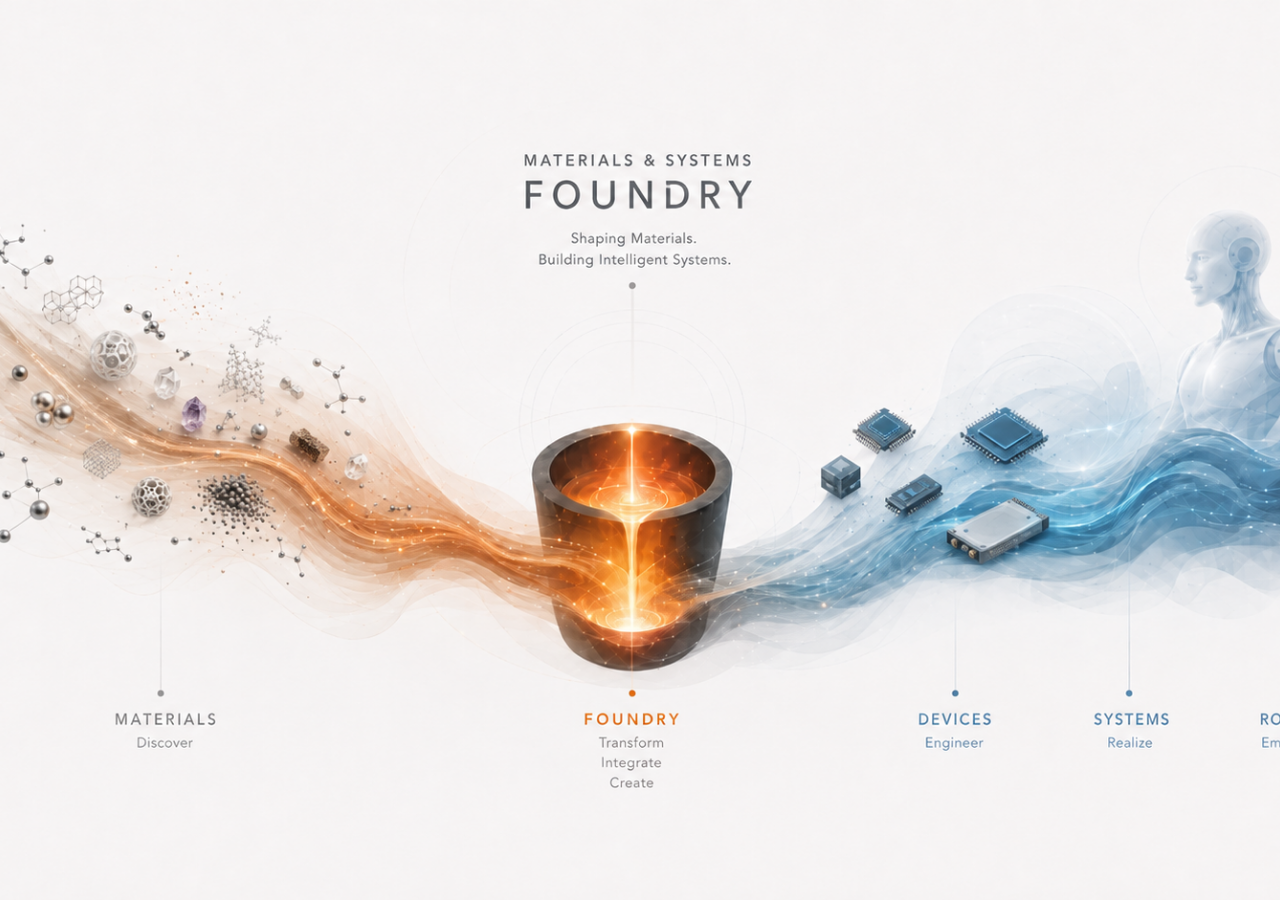
<file: index.html>
<!doctype html>
<html lang="en">
<head>
  <meta charset="UTF-8">
  <meta name="viewport" content="width=device-width, initial-scale=1.0">
  <meta name="description" content="Materials & Systems Foundry Group">
  <title>MSF | Materials & Systems Foundry</title>
  <link rel="stylesheet" href="styles.css?v=19">
</head>
<body class="landing-page">
  <main class="landing" aria-label="Materials and Systems Foundry introduction">
    <a class="landing-link" href="home.html" aria-label="Enter the Materials and Systems Foundry website">
      <img src="assets/landing.png" alt="Materials flowing through a foundry into intelligent robotic systems" class="landing-art">
      <span class="landing-actions"><span class="enter-site">Enter the Foundry <span aria-hidden="true">&#8594;</span></span></span>
    </a>
  </main>
</body>
</html>
</file>
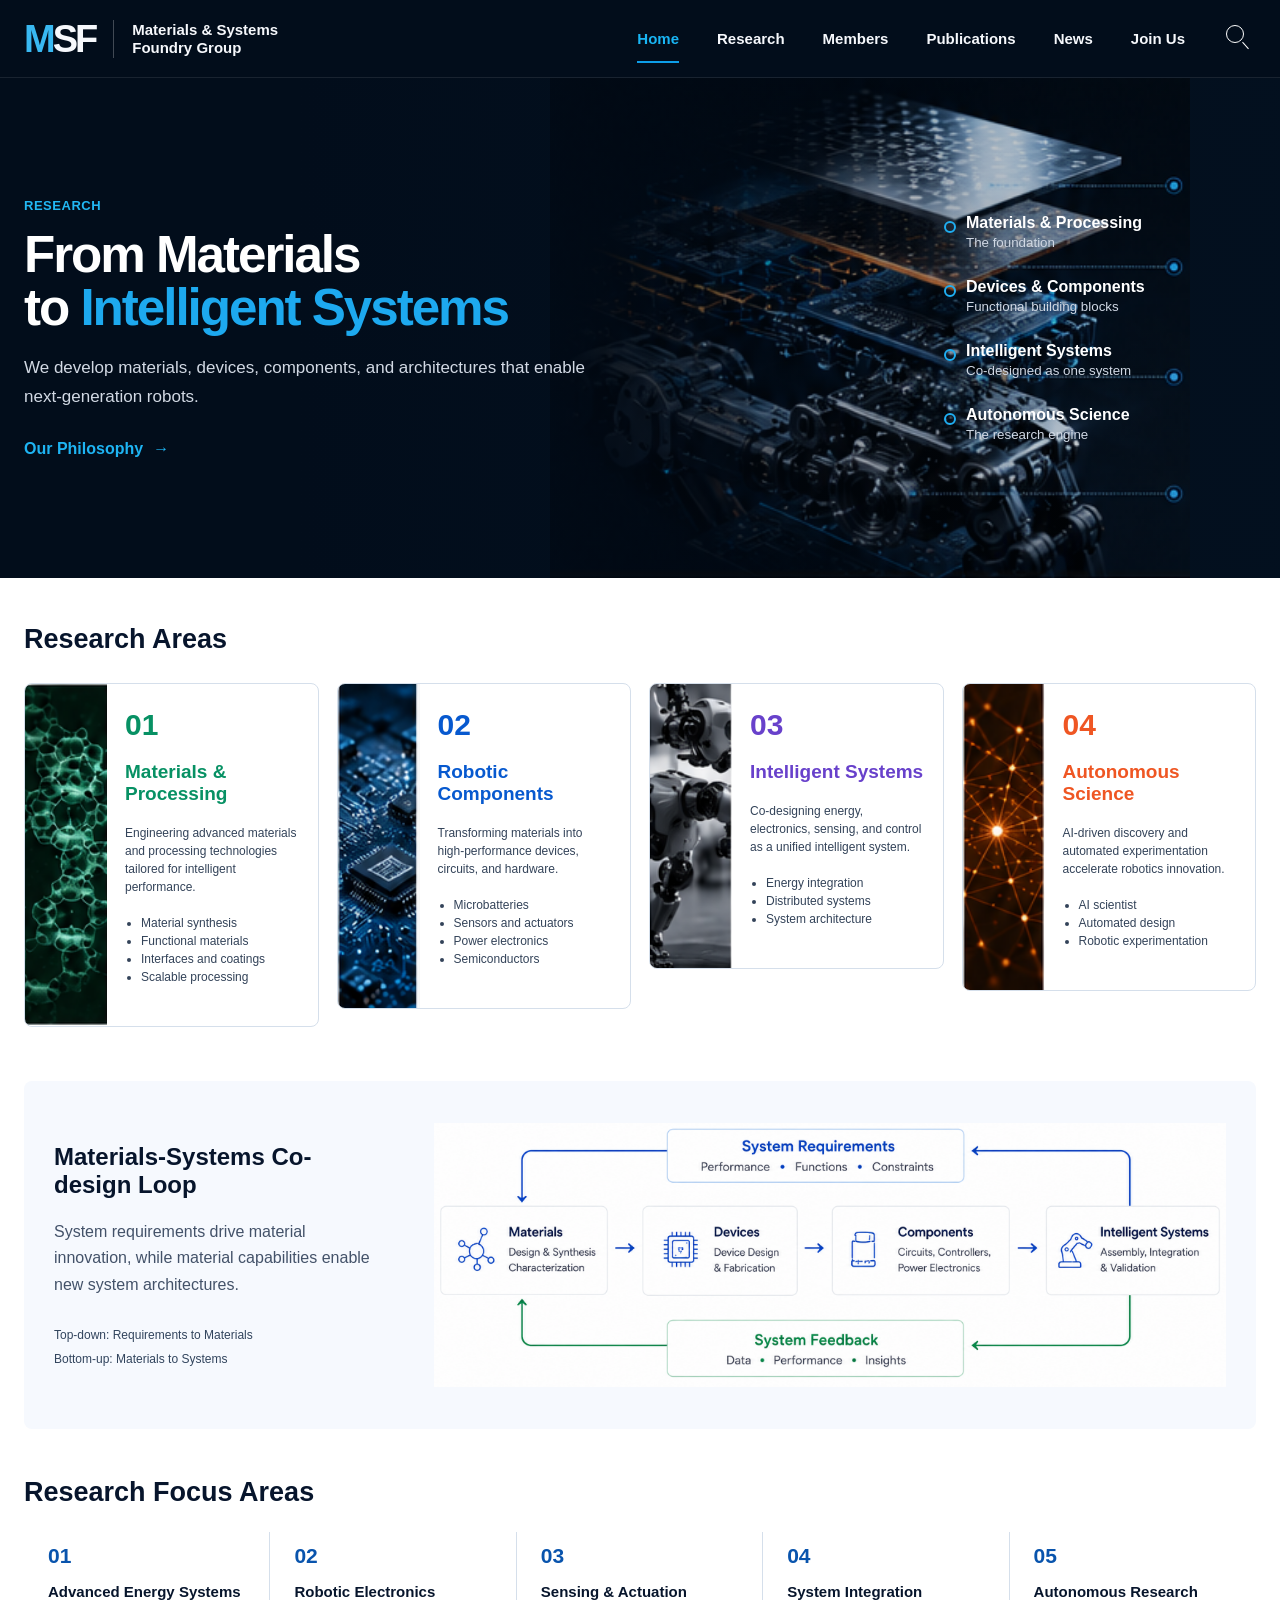
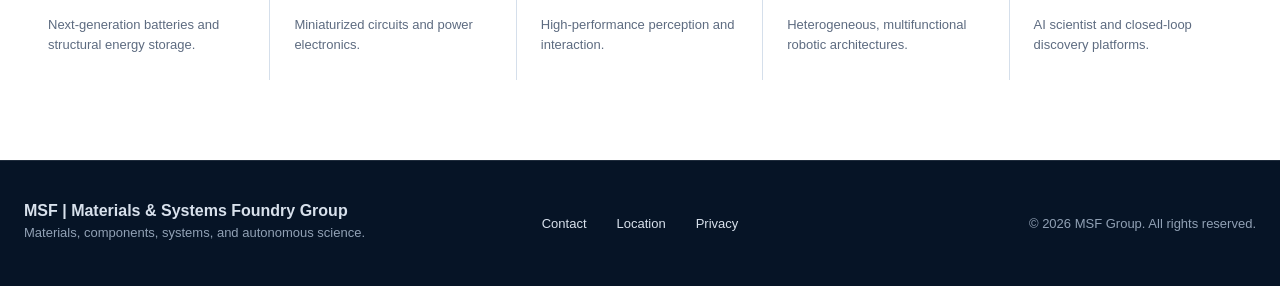
<file: home.html>
<!doctype html>
<html lang="en">
<head>
  <meta charset="UTF-8">
  <meta name="viewport" content="width=device-width, initial-scale=1.0">
  <meta name="description" content="MSF research from materials to robotic systems">
  <title>MSF | Research Overview</title>
  <link rel="stylesheet" href="styles.css?v=19">
  <script src="app.js?v=12" defer></script>
</head>
<body data-page="about">
  <header data-site-header></header>
  <main>
    <section class="hero home-hero">
      <div class="hero-reference" aria-hidden="true"><img src="assets/home-hero-original.png" alt=""></div>
      <div class="site-container hero-inner">
        <div class="hero-copy">
          <p class="eyebrow">Research</p>
          <h1>From Materials<br>to <span>Intelligent Systems</span></h1>
          <p>We develop materials, devices, components, and architectures that enable next-generation robots.</p>
          <a class="text-link" href="research.html">Our Philosophy <span aria-hidden="true">&#8594;</span></a>
        </div>
        <ol class="hero-chain" aria-label="Research chain">
          <li><b>Materials &amp; Processing</b><small>The foundation</small></li>
          <li><b>Devices &amp; Components</b><small>Functional building blocks</small></li>
          <li><b>Intelligent Systems</b><small>Co-designed as one system</small></li>
          <li><b>Autonomous Science</b><small>The research engine</small></li>
        </ol>
      </div>
    </section>

    <section class="light-section">
      <div class="site-container section-space">
        <div class="section-heading"><h2>Research Areas</h2></div>
        <div class="pillar-grid">
          <article class="pillar-card green"><div class="pillar-photo"><img src="assets/pillar-materials-original.png" alt="Microscopic material structure"></div><div><b class="number">01</b><h3>Materials &amp; Processing</h3><p>Engineering advanced materials and processing technologies tailored for intelligent performance.</p><ul><li>Material synthesis</li><li>Functional materials</li><li>Interfaces and coatings</li><li>Scalable processing</li></ul></div></article>
          <article class="pillar-card blue"><div class="pillar-photo"><img src="assets/pillar-components-original.png" alt="Electronic robotic components"></div><div><b class="number">02</b><h3>Robotic Components</h3><p>Transforming materials into high-performance devices, circuits, and hardware.</p><ul><li>Microbatteries</li><li>Sensors and actuators</li><li>Power electronics</li><li>Semiconductors</li></ul></div></article>
          <article class="pillar-card violet"><div class="pillar-photo"><img src="assets/pillar-systems-original.png" alt="Integrated intelligent platform"></div><div><b class="number">03</b><h3>Intelligent Systems</h3><p>Co-designing energy, electronics, sensing, and control as a unified intelligent system.</p><ul><li>Energy integration</li><li>Distributed systems</li><li>System architecture</li></ul></div></article>
          <article class="pillar-card orange"><div class="pillar-photo"><img src="assets/pillar-autonomy-original.png" alt="Autonomous science network"></div><div><b class="number">04</b><h3>Autonomous Science</h3><p>AI-driven discovery and automated experimentation accelerate robotics innovation.</p><ul><li>AI scientist</li><li>Automated design</li><li>Robotic experimentation</li></ul></div></article>
        </div>

        <section class="loop-panel" aria-labelledby="loop-title">
          <div><h2 id="loop-title">Materials-Systems Co-design Loop</h2><p>System requirements drive material innovation, while material capabilities enable new system architectures.</p><div class="legend"><span>Top-down: Requirements to Materials</span><span>Bottom-up: Materials to Systems</span></div></div>
          <figure class="loop-diagram-image">
            <img src="assets/home-codesign-loop-hd.png" alt="Materials, devices, components, and intelligent systems connected by system requirements and feedback arrows">
          </figure>
        </section>

        <section class="focus-section"><h2>Research Focus Areas</h2><div class="focus-grid"><article><i>01</i><h3>Advanced Energy Systems</h3><p>Next-generation batteries and structural energy storage.</p></article><article><i>02</i><h3>Robotic Electronics</h3><p>Miniaturized circuits and power electronics.</p></article><article><i>03</i><h3>Sensing &amp; Actuation</h3><p>High-performance perception and interaction.</p></article><article><i>04</i><h3>System Integration</h3><p>Heterogeneous, multifunctional robotic architectures.</p></article><article><i>05</i><h3>Autonomous Research</h3><p>AI scientist and closed-loop discovery platforms.</p></article></div></section>
      </div>
    </section>
  </main>
  <footer data-site-footer></footer>
</body>
</html>
</file>
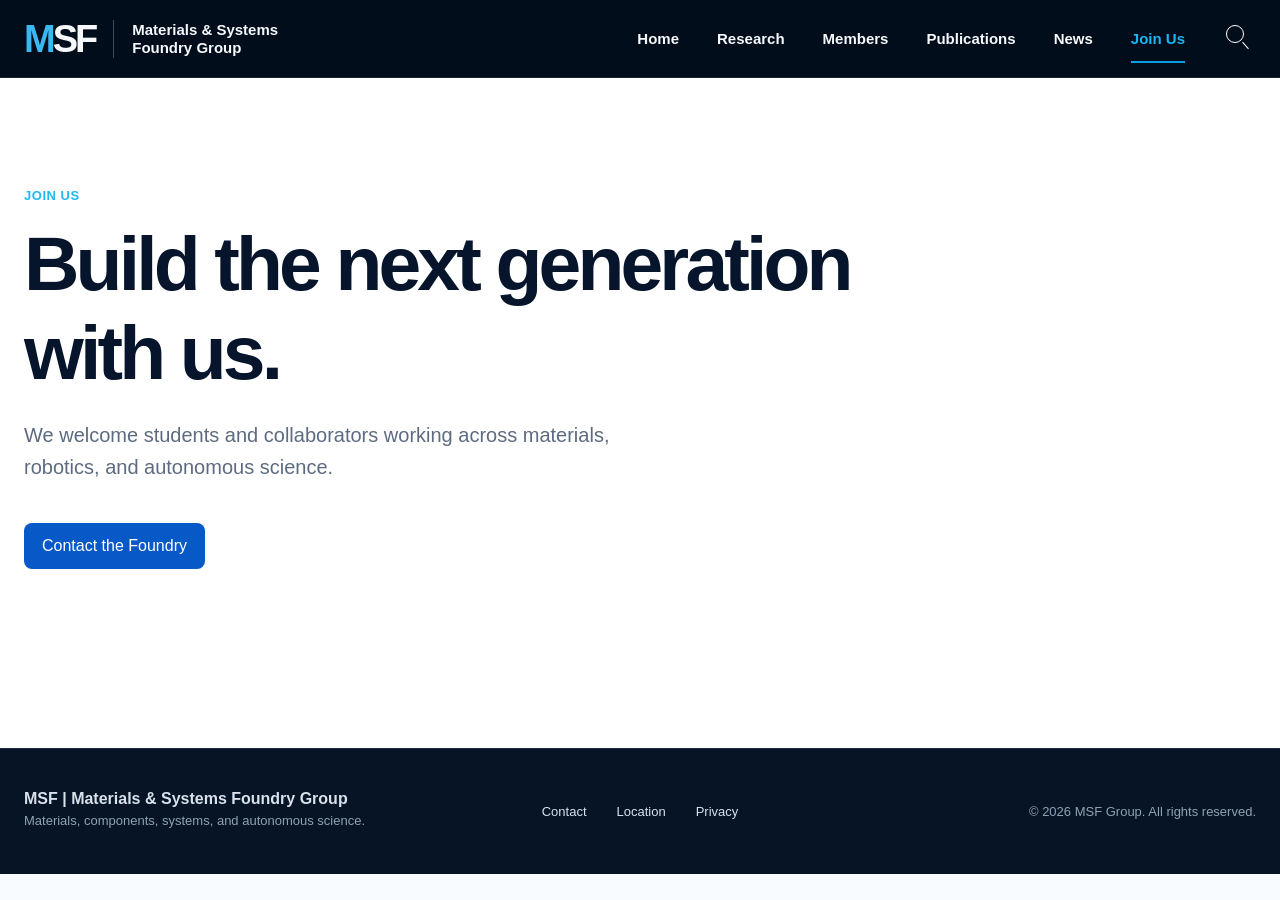
<file: join.html>
<!doctype html><html lang="en"><head><meta charset="UTF-8"><meta name="viewport" content="width=device-width, initial-scale=1.0"><title>MSF | Join Us</title><link rel="stylesheet" href="styles.css?v=19"><script src="app.js?v=12" defer></script></head><body data-page="join"><header data-site-header></header><main class="light-section"><div class="site-container simple-page"><p class="eyebrow">Join Us</p><h1>Build the next generation with us.</h1><p>We welcome students and collaborators working across materials, robotics, and autonomous science.</p><a class="primary-button" href="mailto:foundry@example.edu">Contact the Foundry</a></div></main><footer data-site-footer></footer></body></html>
</file>
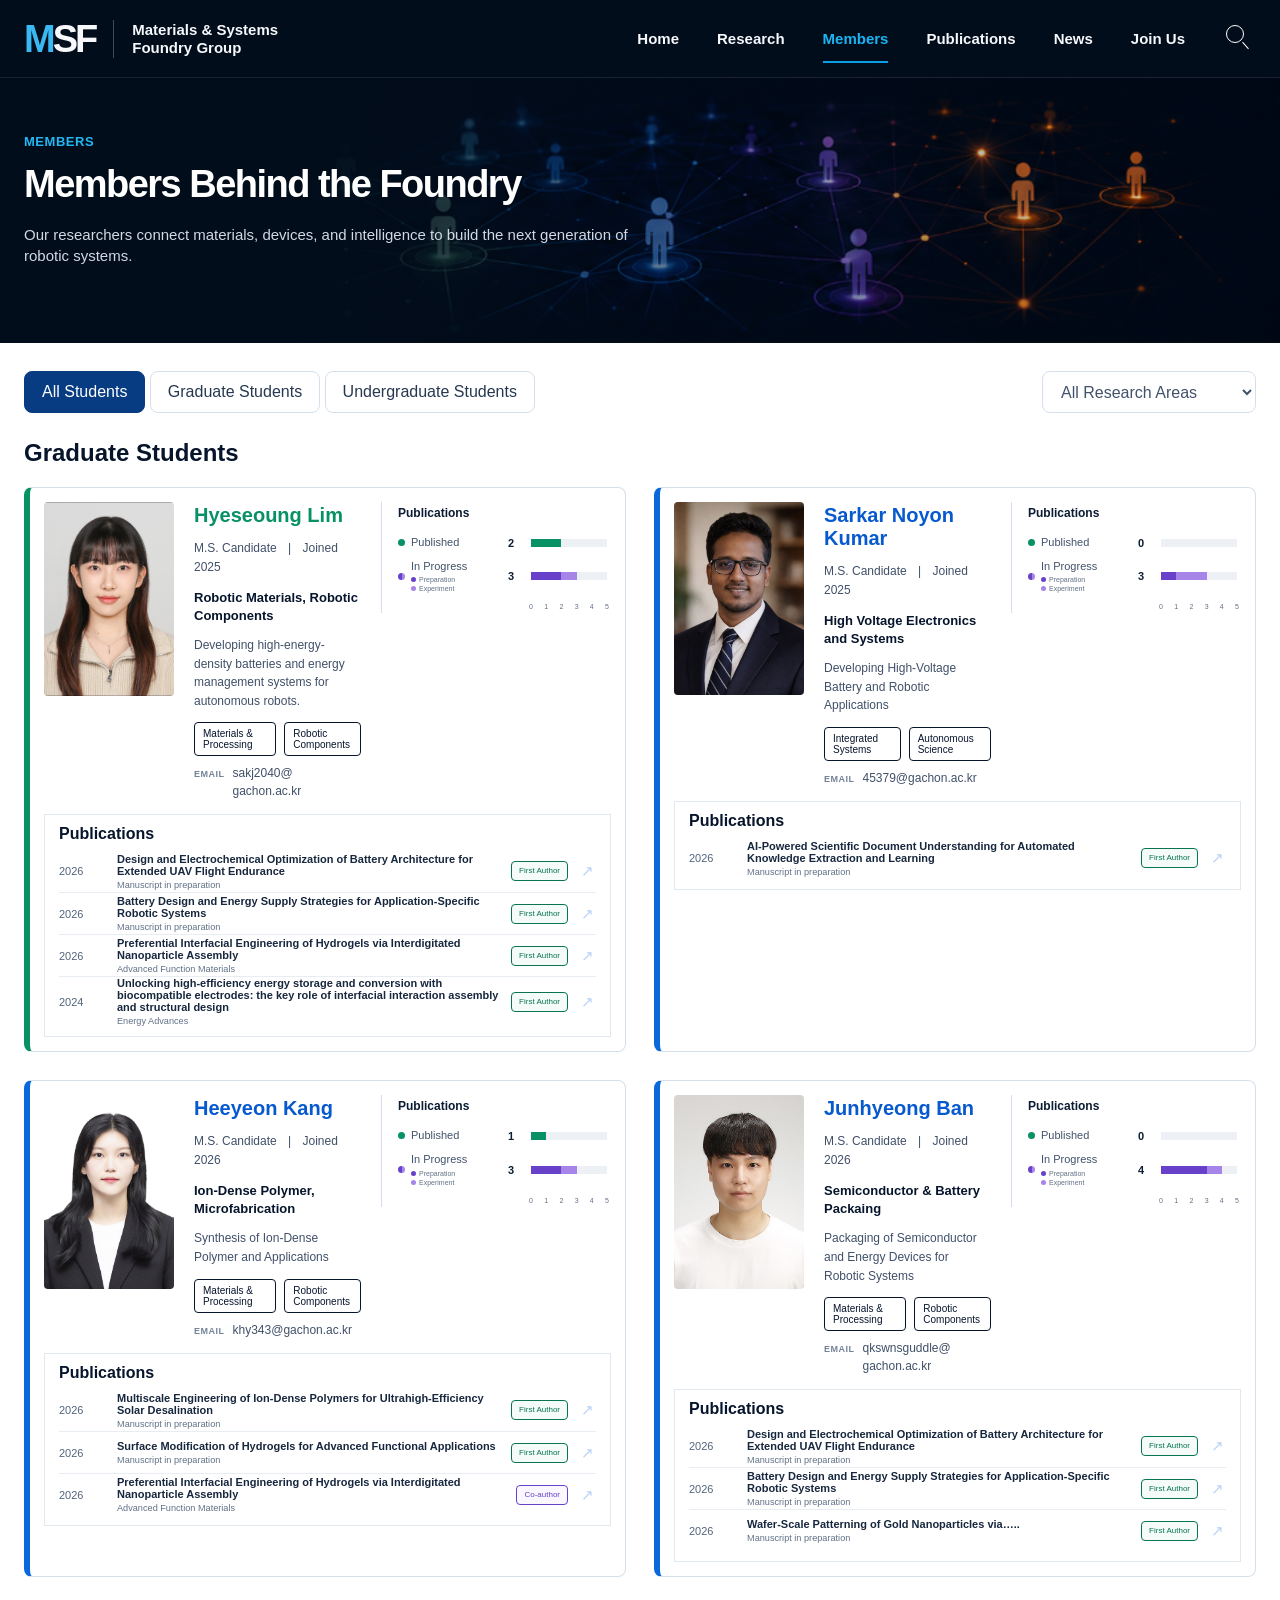
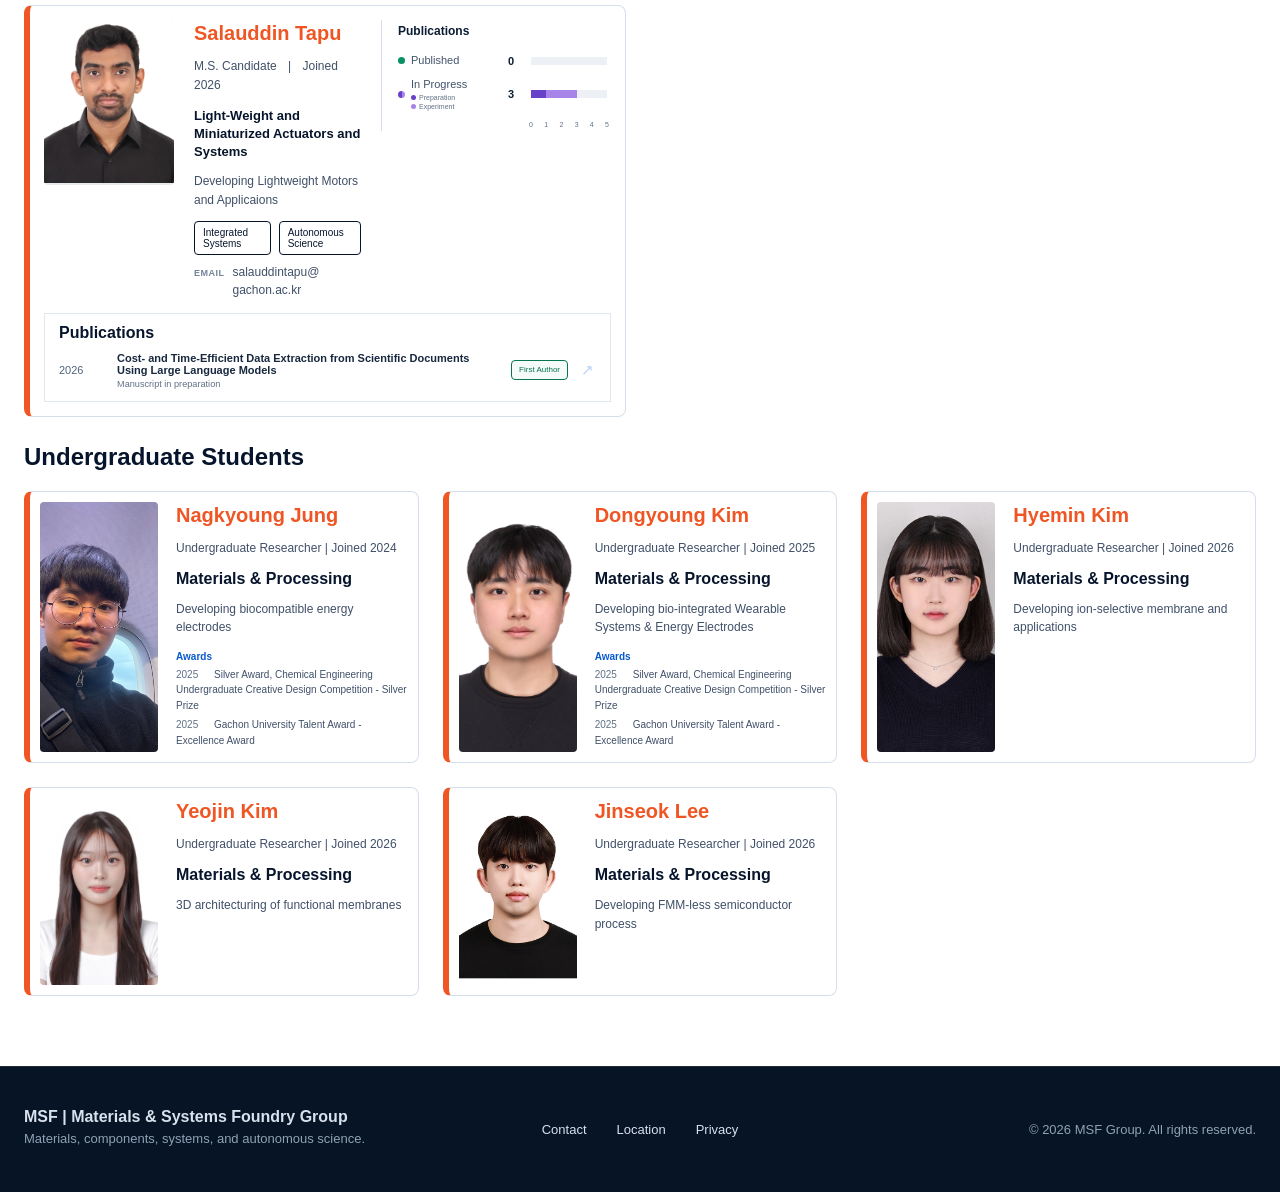
<file: member.html>
<!doctype html>
<html lang="en">
<head>
  <meta charset="UTF-8">
  <meta name="viewport" content="width=device-width, initial-scale=1.0">
  <meta http-equiv="refresh" content="0; url=members.html">
  <title>MSF | Members</title>
  <script>location.replace(`members.html${location.search}${location.hash}`);</script>
</head>
<body>
  <p>This page has moved to <a href="members.html">Members</a>.</p>
</body>
</html>
</file>
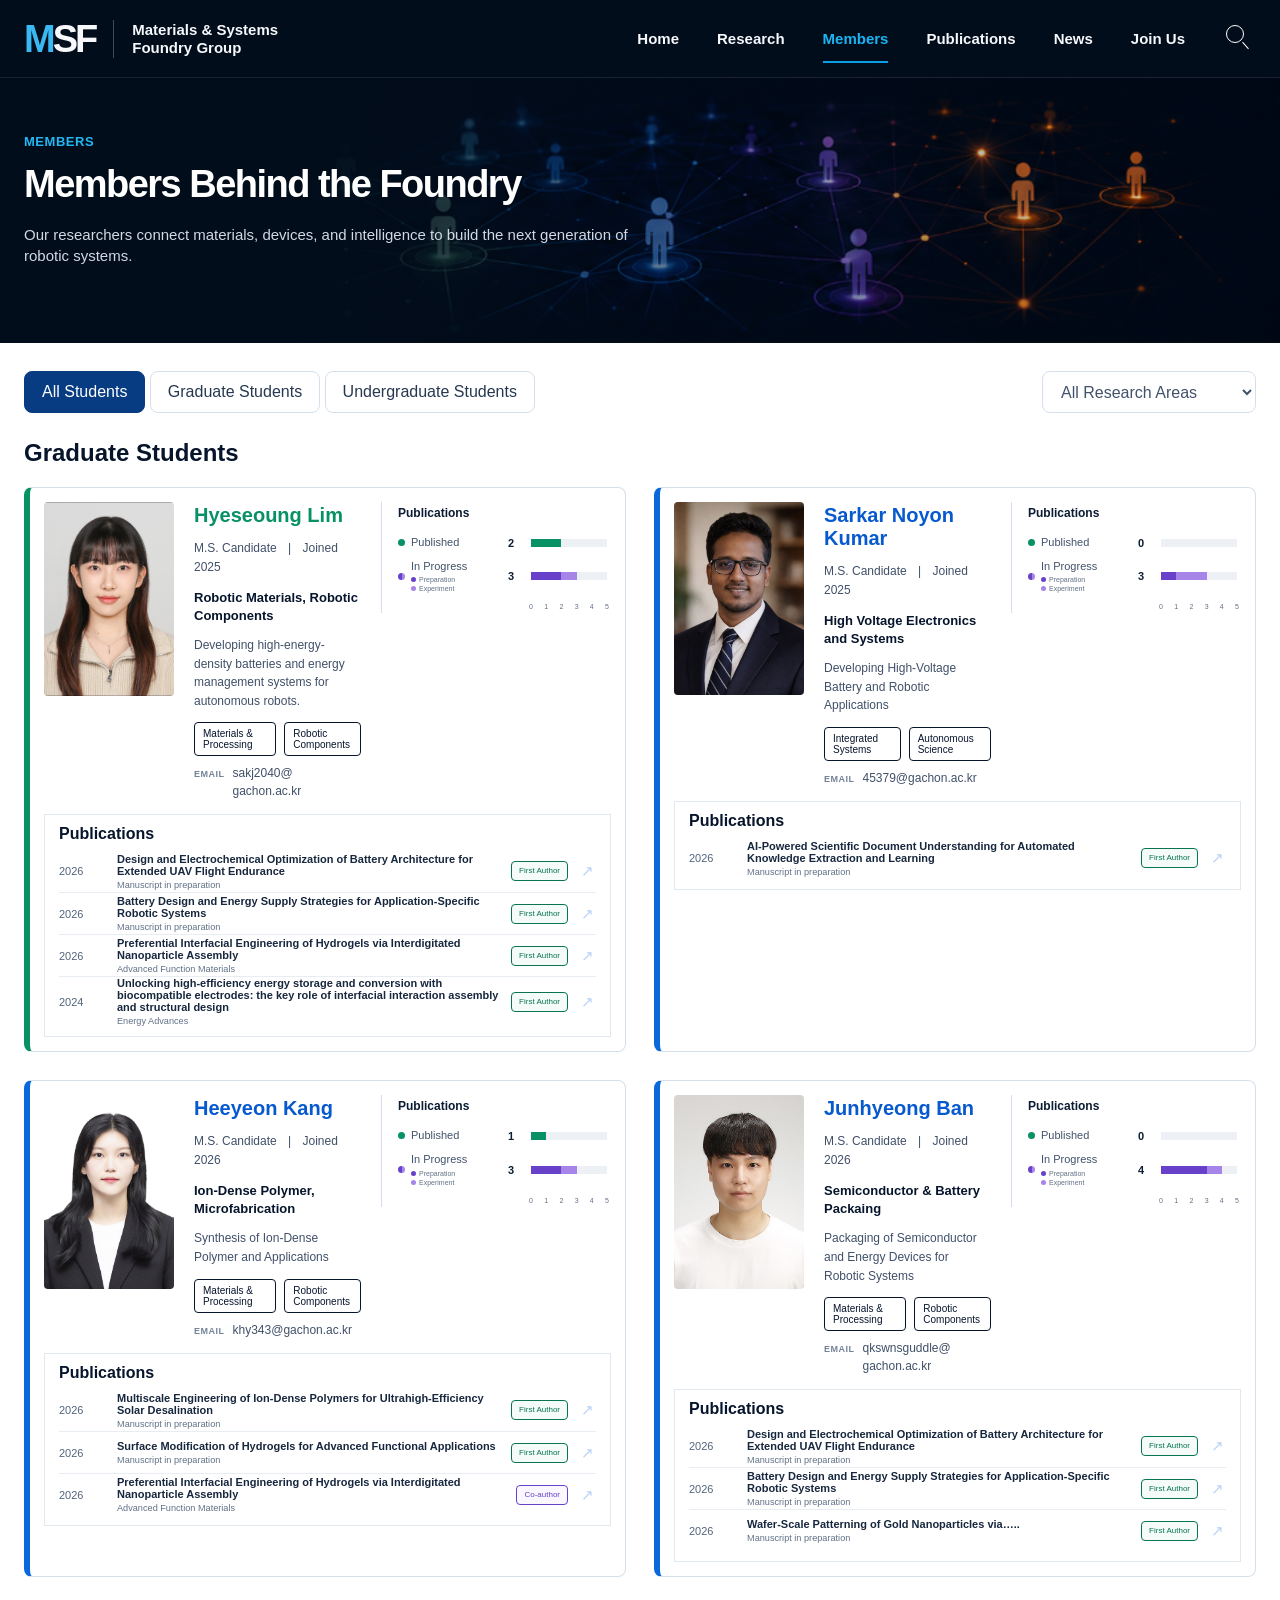
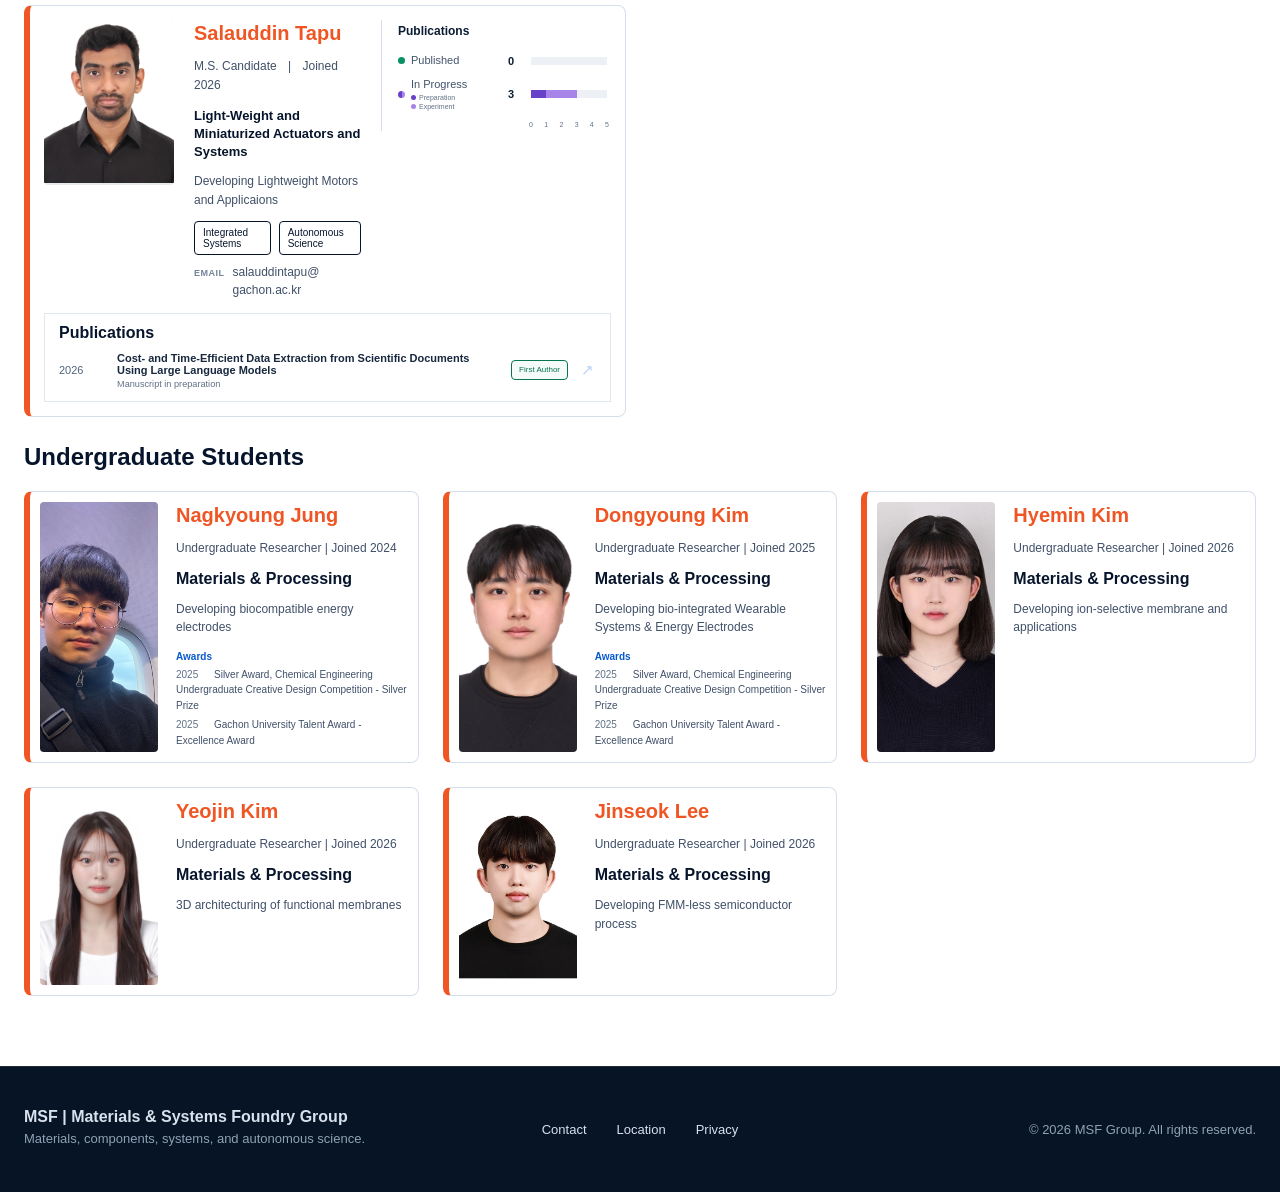
<file: members.html>
<!doctype html>
<html lang="en">
<head>
  <meta charset="UTF-8">
  <meta name="viewport" content="width=device-width, initial-scale=1.0">
  <meta name="description" content="MSF members">
  <title>MSF | Members</title>
  <link rel="stylesheet" href="styles.css?v=22">
  <script src="data/members.js?v=1788232360" defer></script>
  <script src="app.js?v=15" defer></script>
</head>
<body data-page="member">
  <header data-site-header></header>
  <main>
    <section class="hero member-hero">
      <div class="hero-reference" aria-hidden="true"><img src="assets/member-hero-original.png" alt=""></div>
      <div class="site-container hero-inner">
        <div class="hero-copy">
          <p class="eyebrow">Members</p>
          <h1>Members Behind the Foundry</h1>
          <p>Our researchers connect materials, devices, and intelligence to build the next generation of robotic systems.</p>
        </div>
      </div>
    </section>

    <section class="light-section">
      <div class="site-container member-content">
        <div class="filter-row" data-member-filters data-member-scope="students">
          <div>
            <button class="active" data-filter="all">All Students</button>
            <button data-filter="graduate">Graduate Students</button>
            <button data-filter="undergrad">Undergraduate Students</button>
          </div>
          <select aria-label="Research area" data-area-filter>
            <option value="all">All Research Areas</option>
          </select>
        </div>

        <p class="member-loading" data-member-loading>Loading members data...</p>

        <section class="member-group" data-member-section="graduate">
          <h2>Graduate Students</h2>
          <div class="graduate-grid" data-member-grid="graduate"></div>
        </section>

        <section class="member-group" data-member-section="undergraduate">
          <h2>Undergraduate Students</h2>
          <div class="undergrad-grid" data-member-grid="undergraduate"></div>
        </section>

        <p class="empty-state" hidden>No members match these filters.</p>
        <noscript><p class="empty-state">JavaScript is required to display members data.</p></noscript>
      </div>
    </section>
  </main>
  <footer data-site-footer></footer>
</body>
</html>
</file>
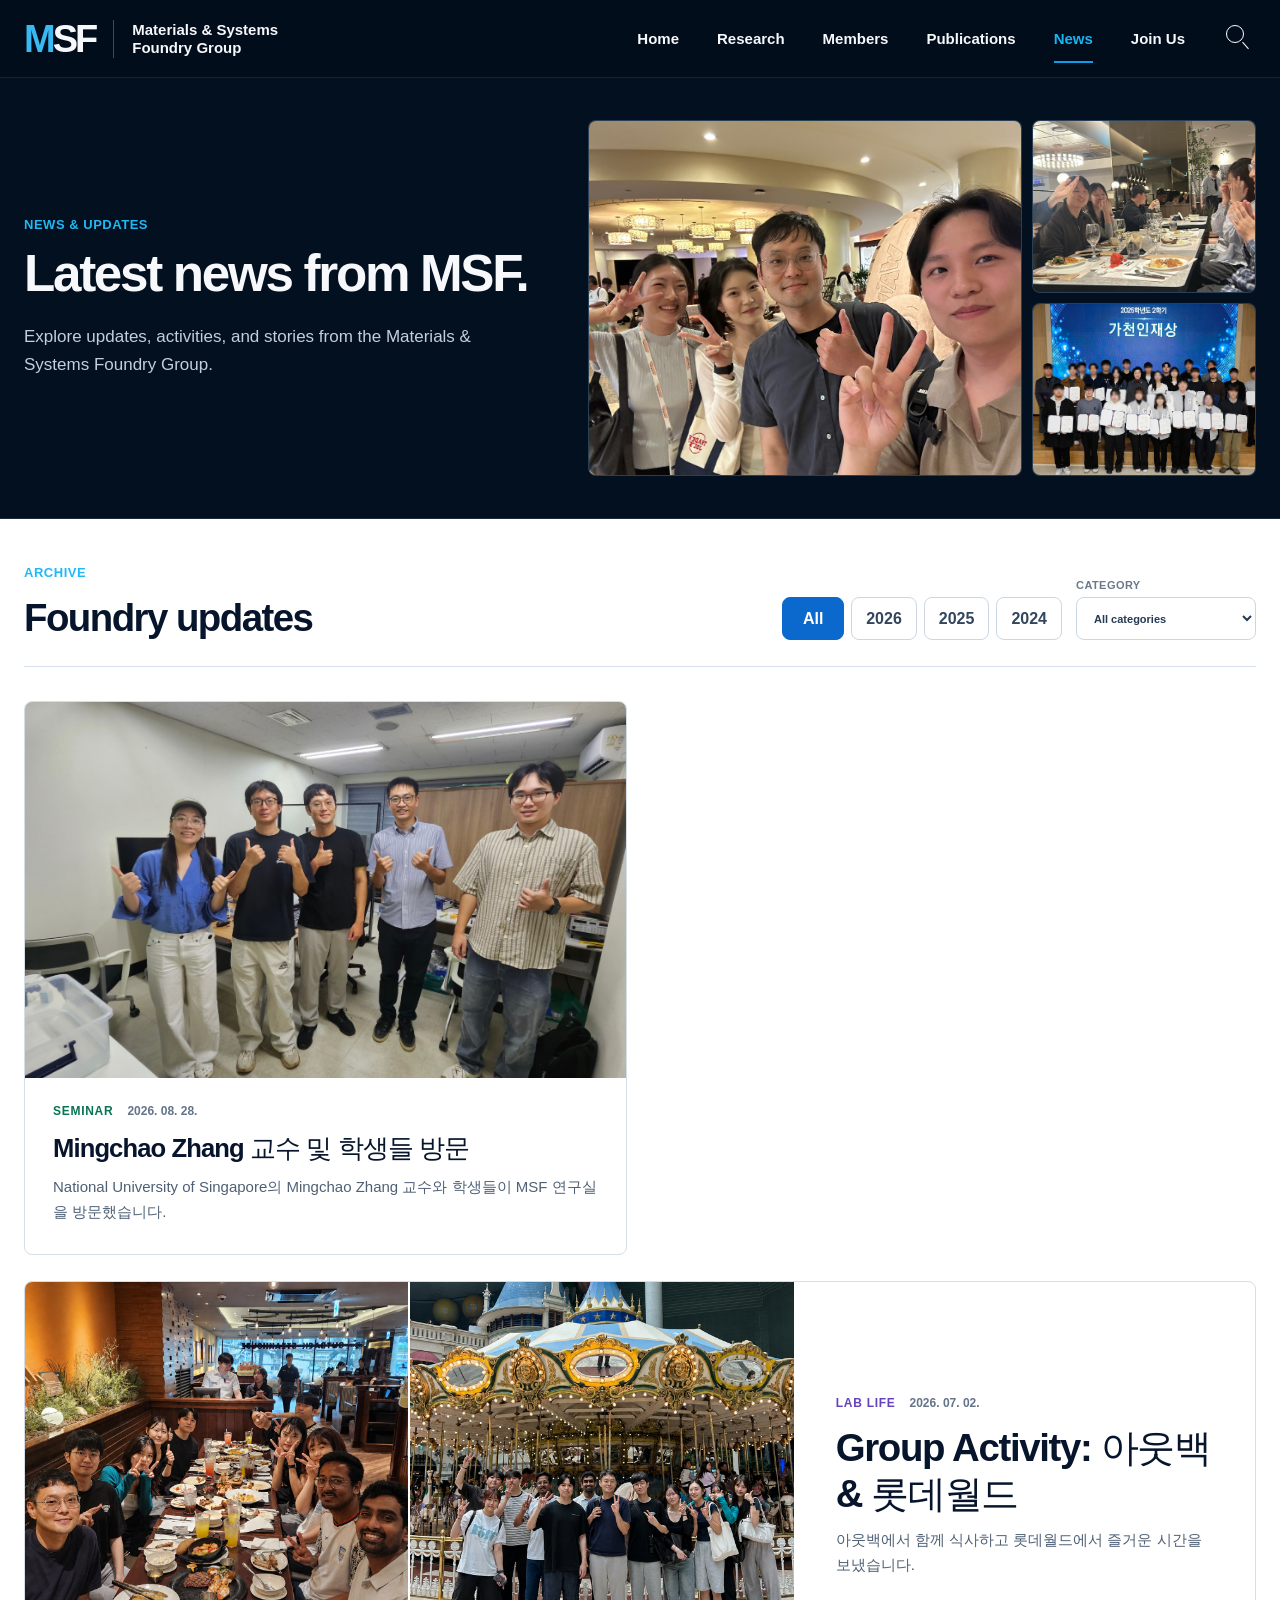
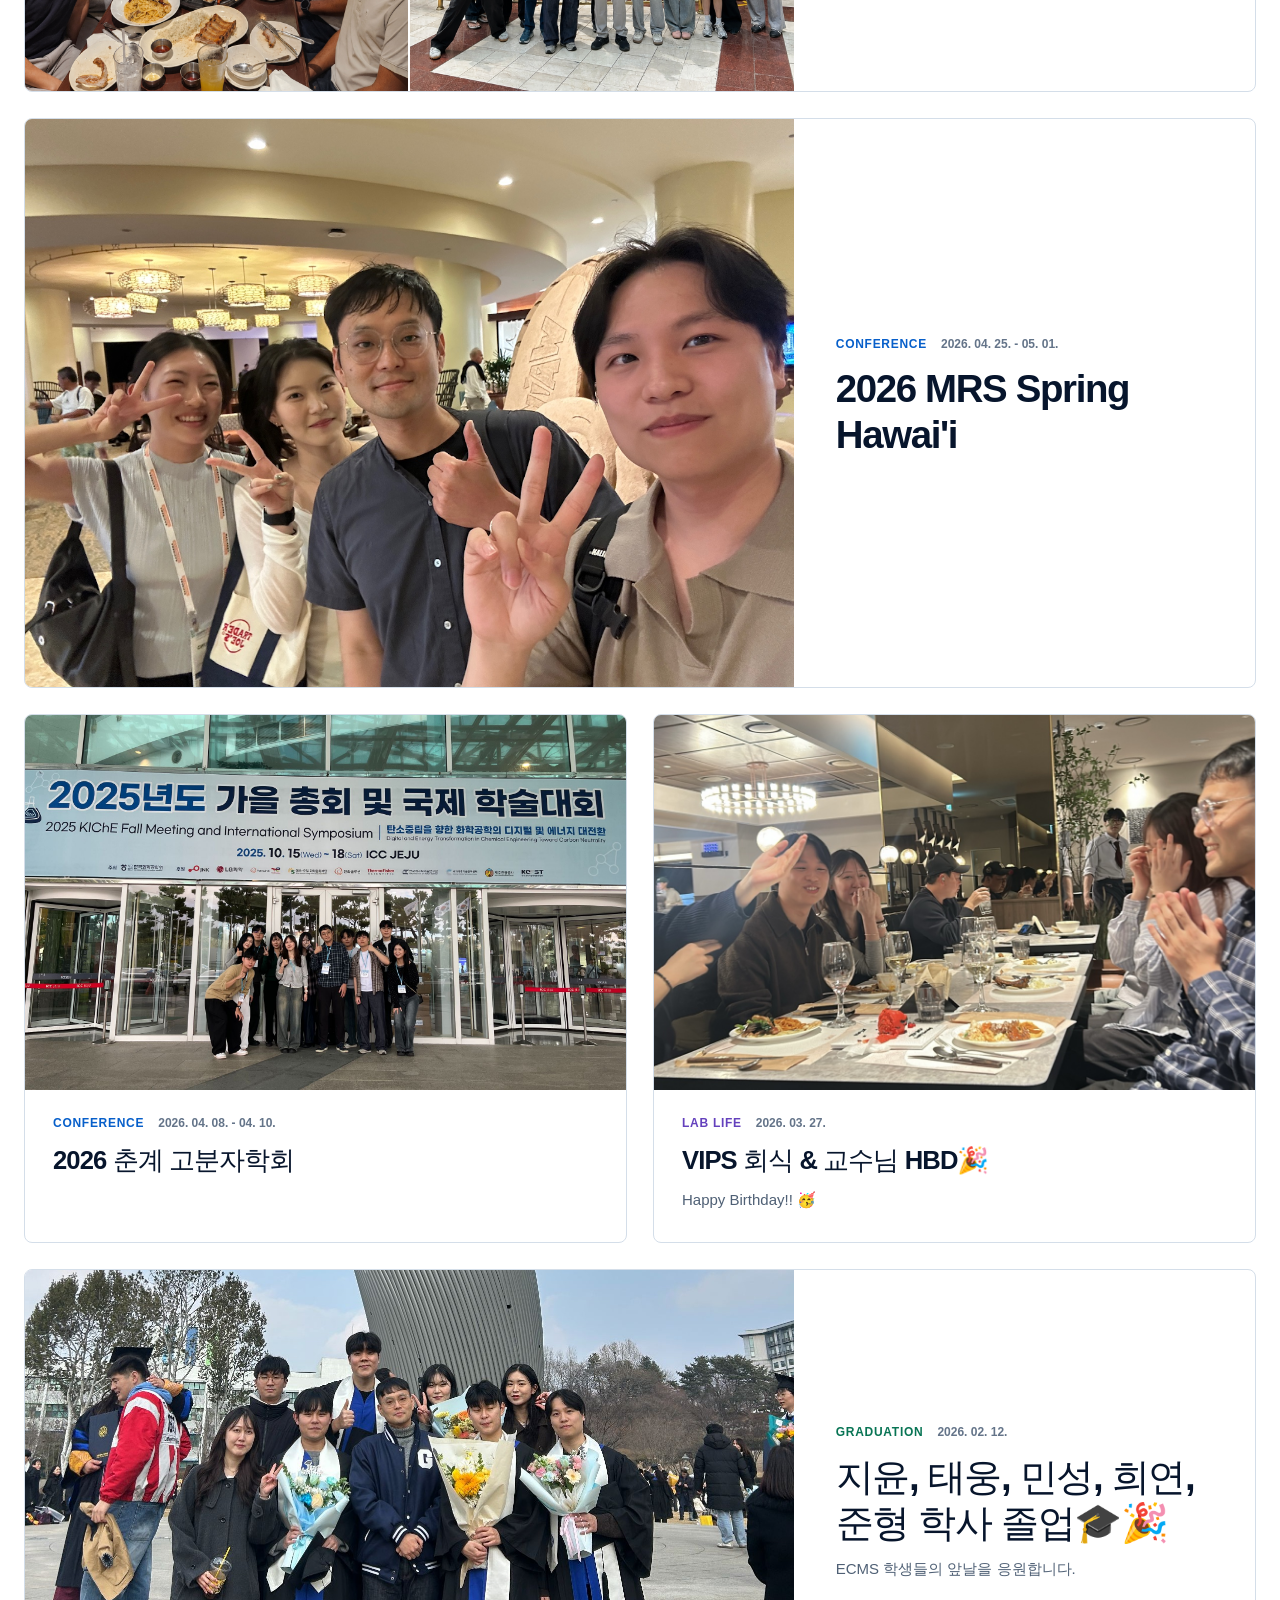
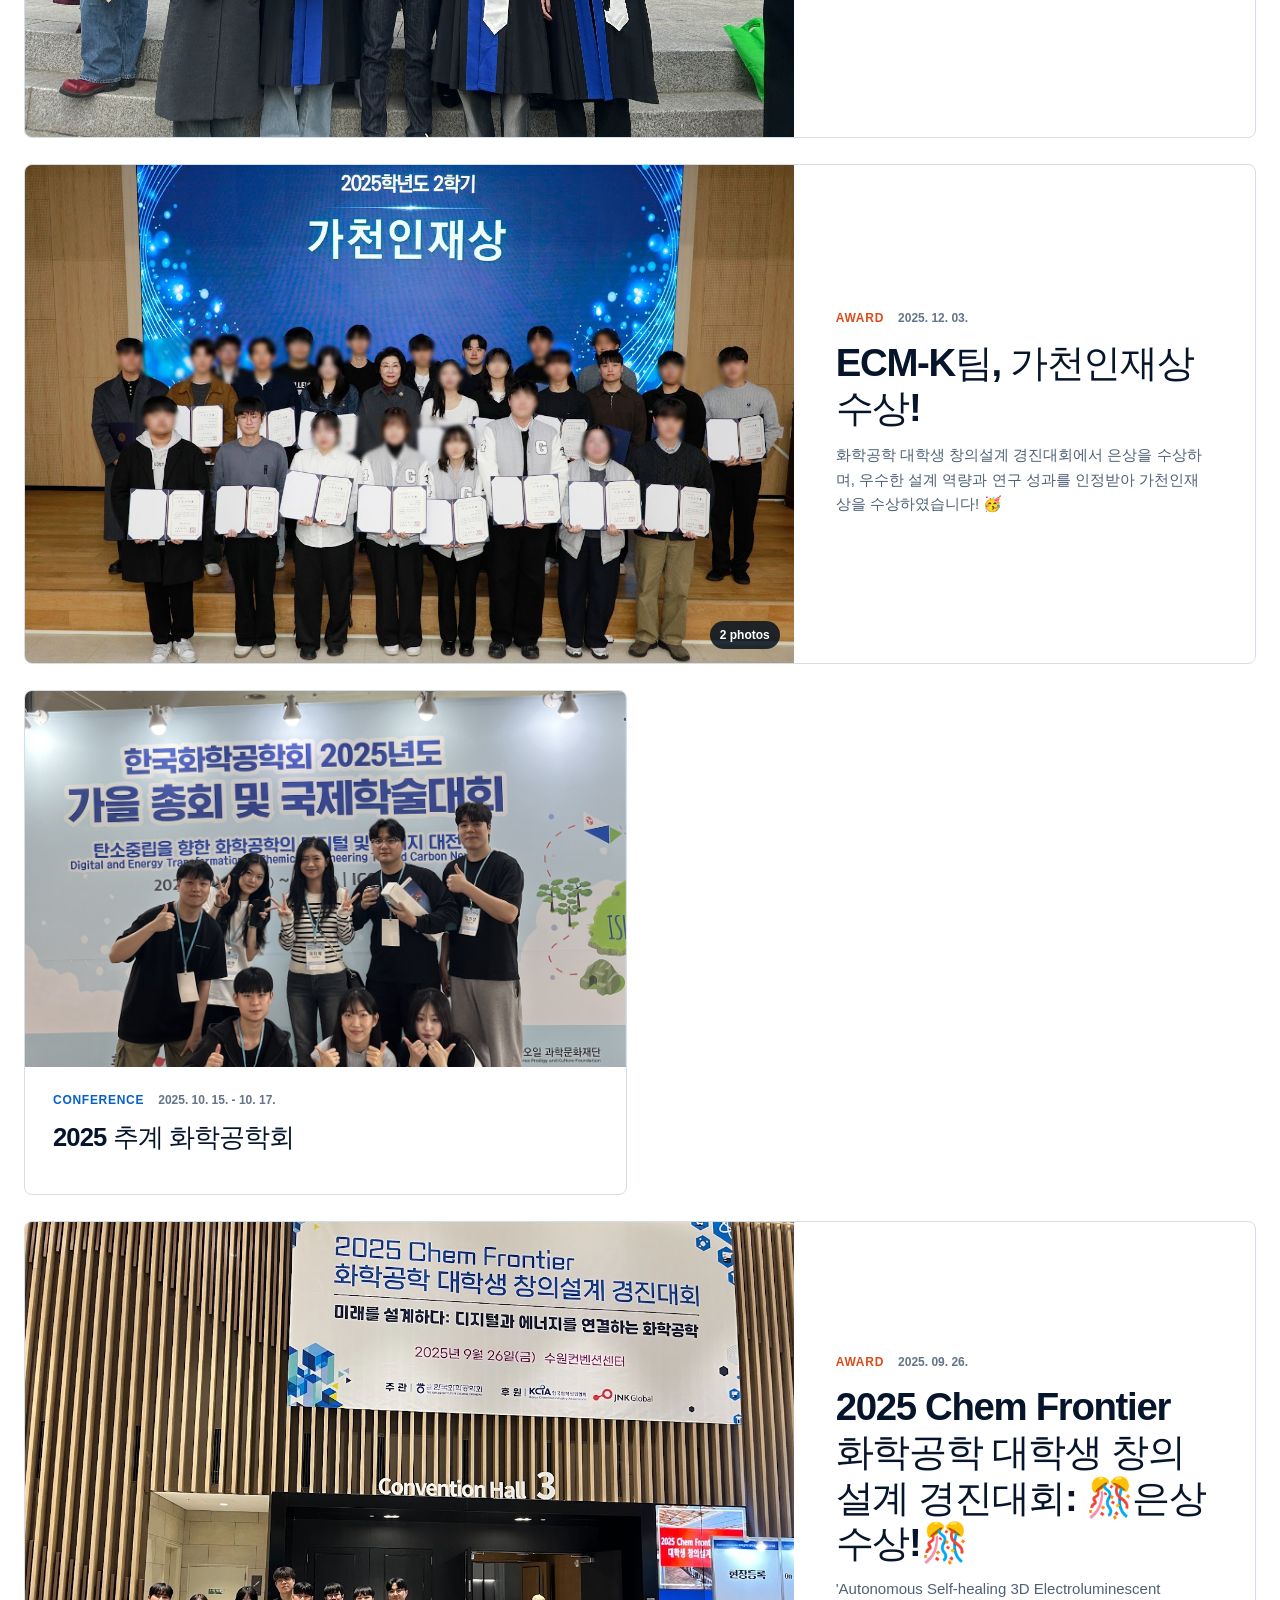
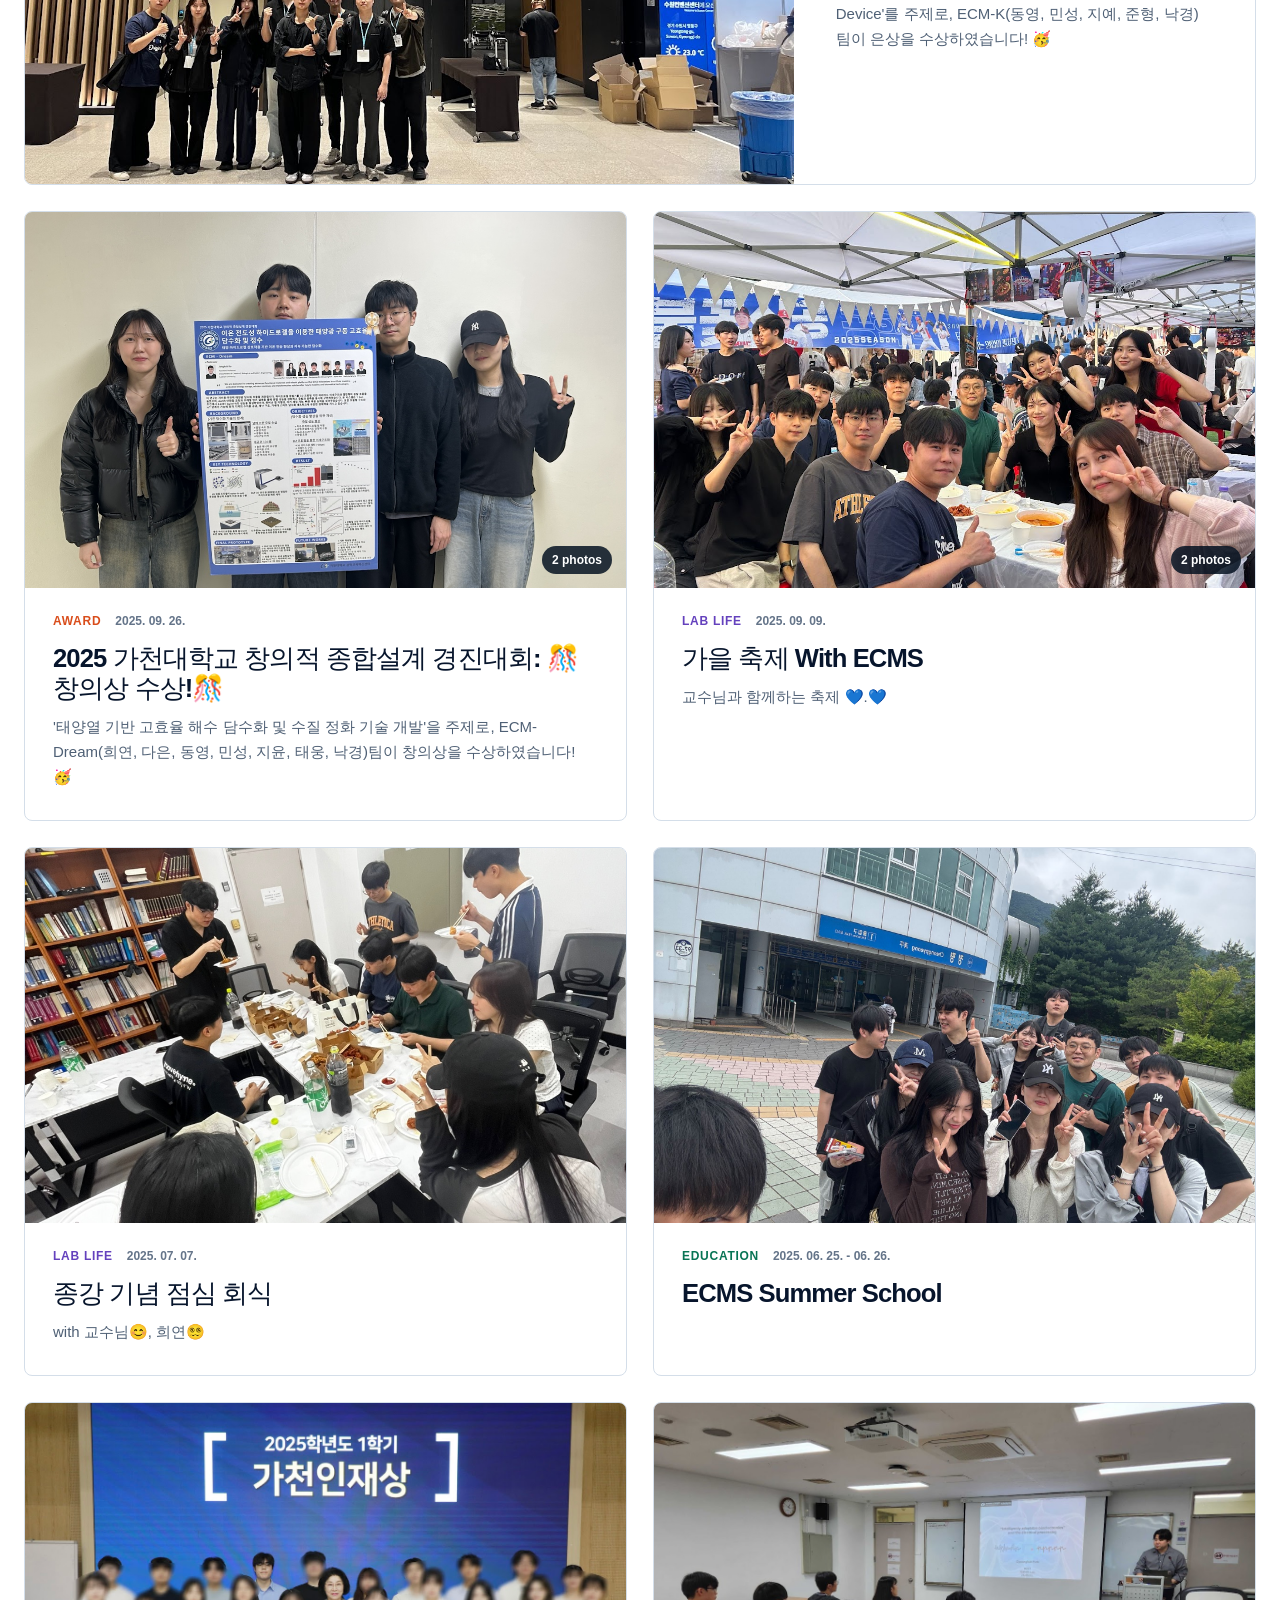
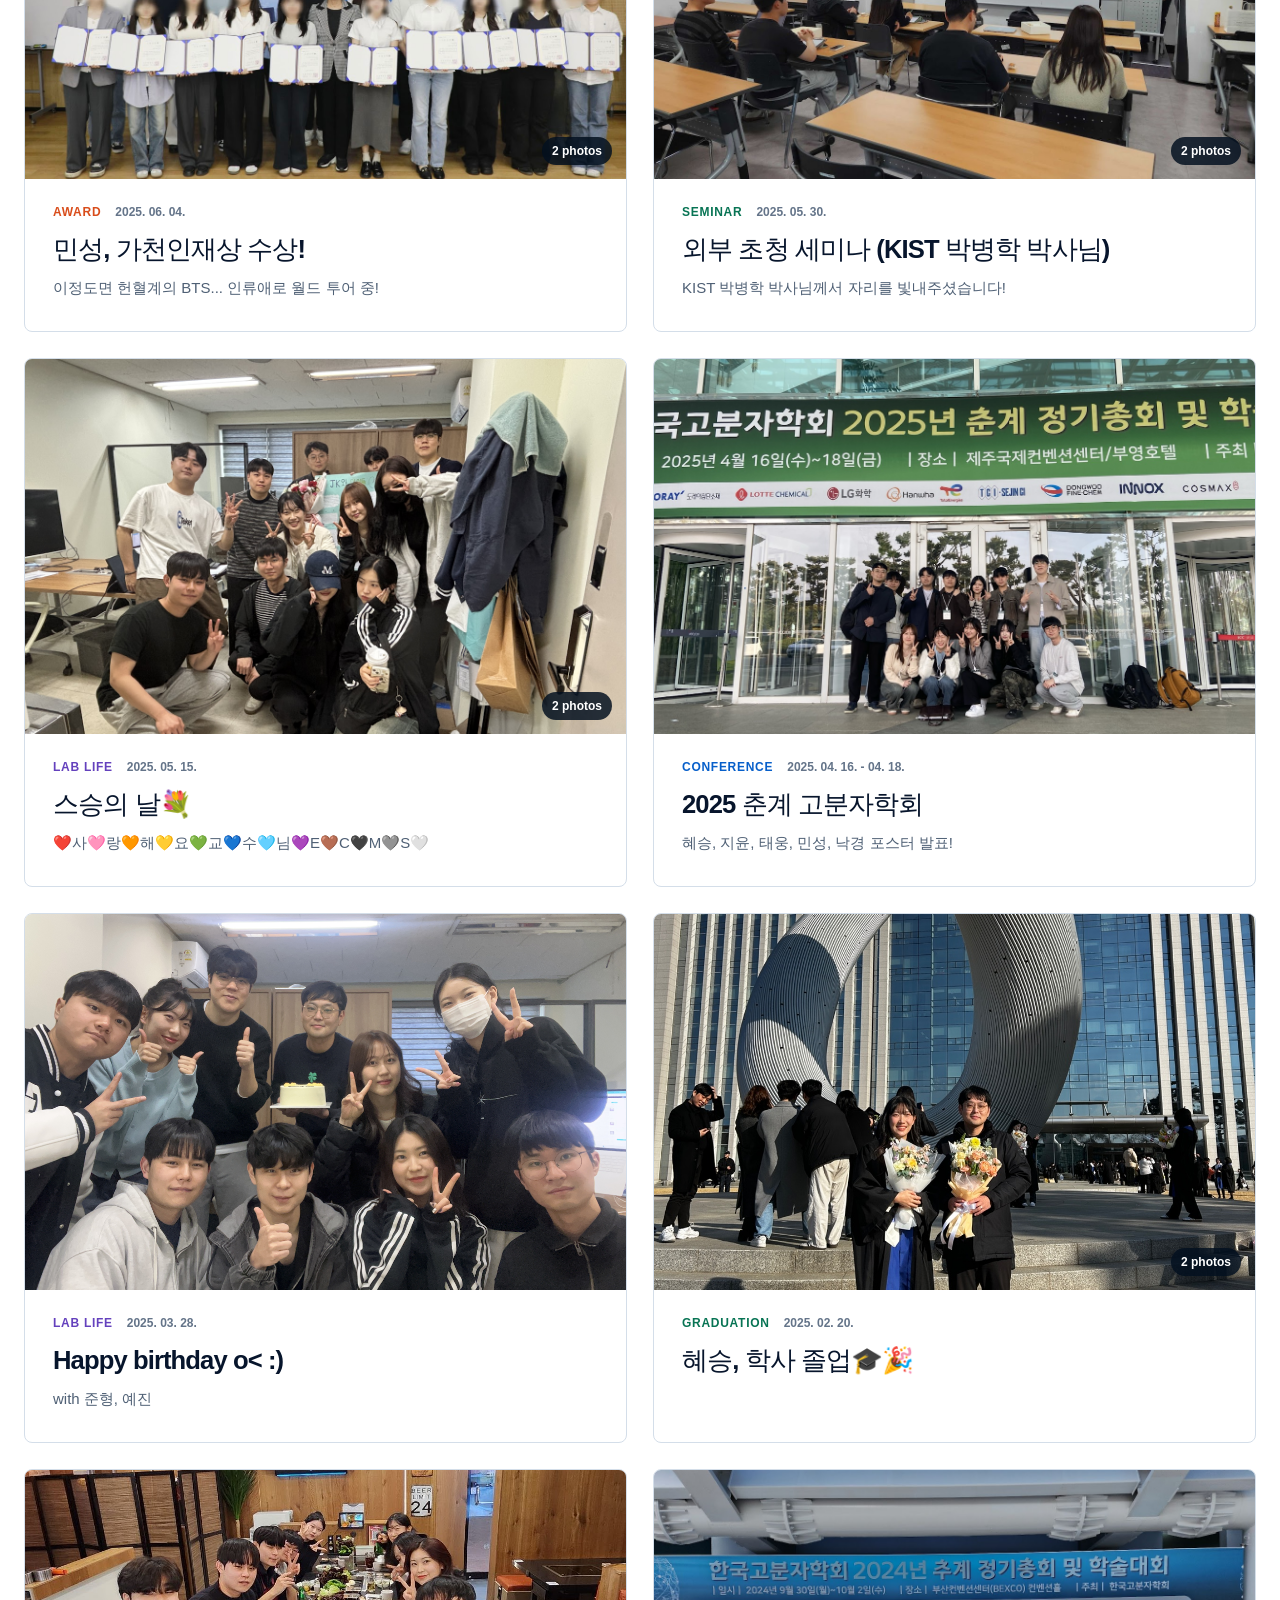
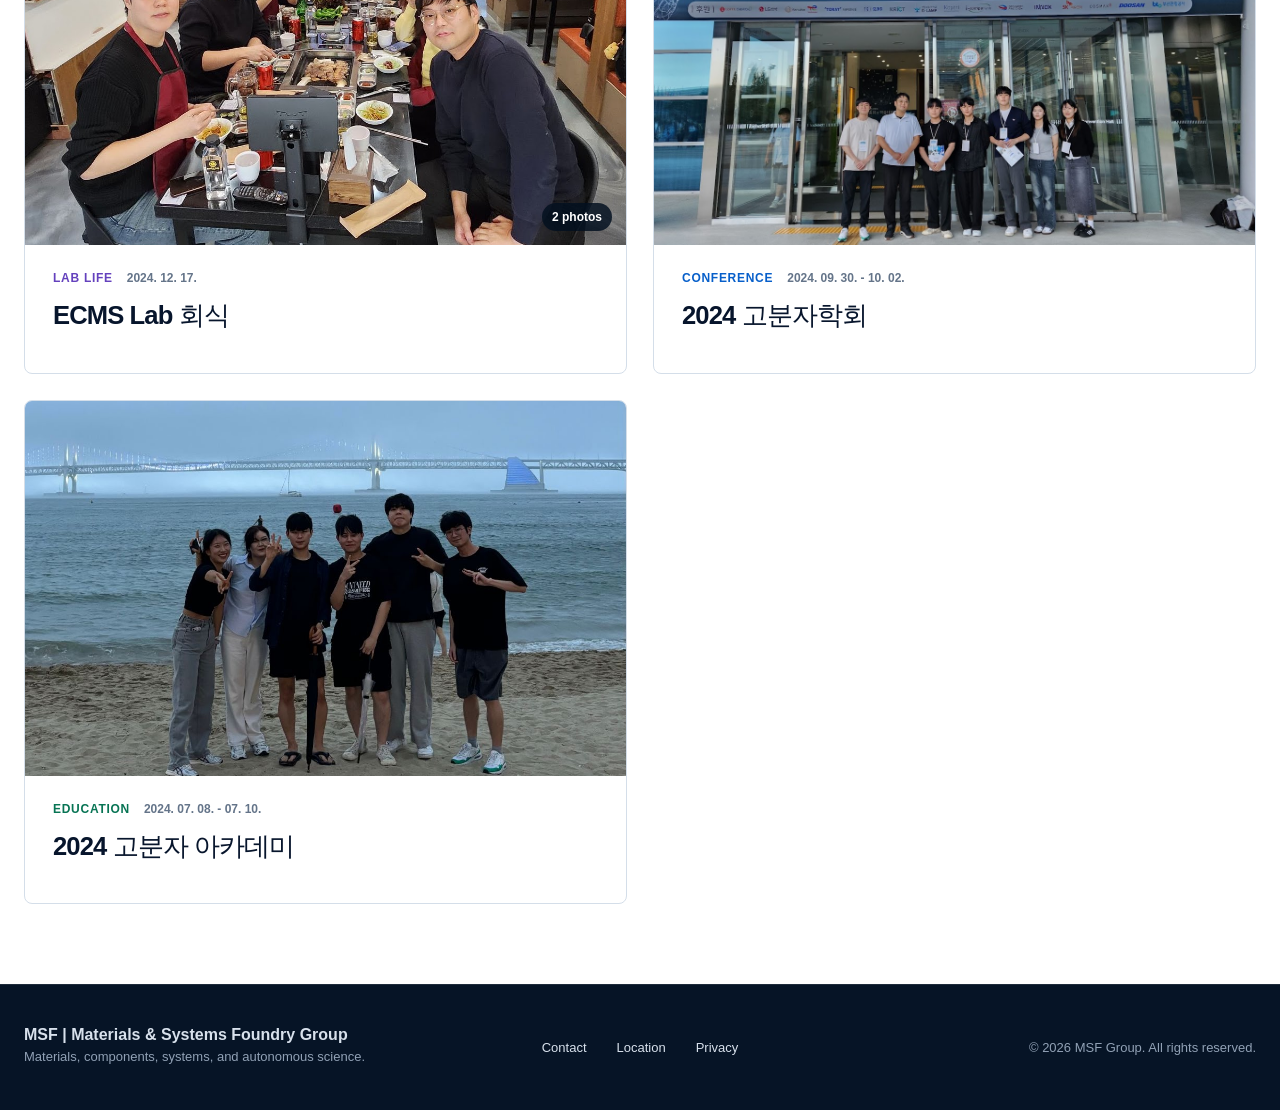
<file: news.html>
<!doctype html>
<html lang="en">
<head>
  <meta charset="UTF-8">
  <meta name="viewport" content="width=device-width, initial-scale=1.0">
  <title>MSF | News</title>
  <link rel="stylesheet" href="styles.css?v=26">
  <script src="data/news.js?v=1788249568"></script>
  <script src="app.js?v=19" defer></script>
</head>
<body data-page="news">
  <header data-site-header></header>
  <main class="news-page light-section" data-news-page>
    <section class="news-hero">
      <div class="site-container news-hero-grid">
        <div class="news-hero-copy">
          <p class="eyebrow">News &amp; Updates</p>
          <h1>Latest news from MSF.</h1>
          <p>Explore updates, activities, and stories from the Materials &amp; Systems Foundry Group.</p>
        </div>
        <div class="news-hero-media" data-news-hero-media aria-label="Recent gallery photographs"></div>
      </div>
    </section>
    <section class="news-archive section-space">
      <div class="site-container">
        <div class="news-toolbar">
          <div><p class="eyebrow">Archive</p><h2>Foundry updates</h2></div>
          <div class="news-filter-group" data-news-filters>
            <div class="news-year-filters" data-news-years aria-label="Filter news by year"></div>
            <label class="news-category-label">Category
              <select data-news-category><option value="all">All categories</option></select>
            </label>
          </div>
        </div>
        <div class="news-grid" data-news-list><p class="news-loading">Loading news archive…</p></div>
      </div>
    </section>
  </main>
  <div class="news-lightbox" data-news-lightbox hidden role="dialog" aria-modal="true" aria-label="News image viewer">
    <button class="news-lightbox-close" type="button" data-news-lightbox-close aria-label="Close image viewer">×</button>
    <button class="news-lightbox-nav previous" type="button" data-news-lightbox-prev aria-label="Previous image">‹</button>
    <figure>
      <img data-news-lightbox-image alt="">
      <figcaption><span data-news-lightbox-caption></span><b data-news-lightbox-count></b></figcaption>
    </figure>
    <button class="news-lightbox-nav next" type="button" data-news-lightbox-next aria-label="Next image">›</button>
  </div>
  <footer data-site-footer></footer>
</body>
</html>
</file>
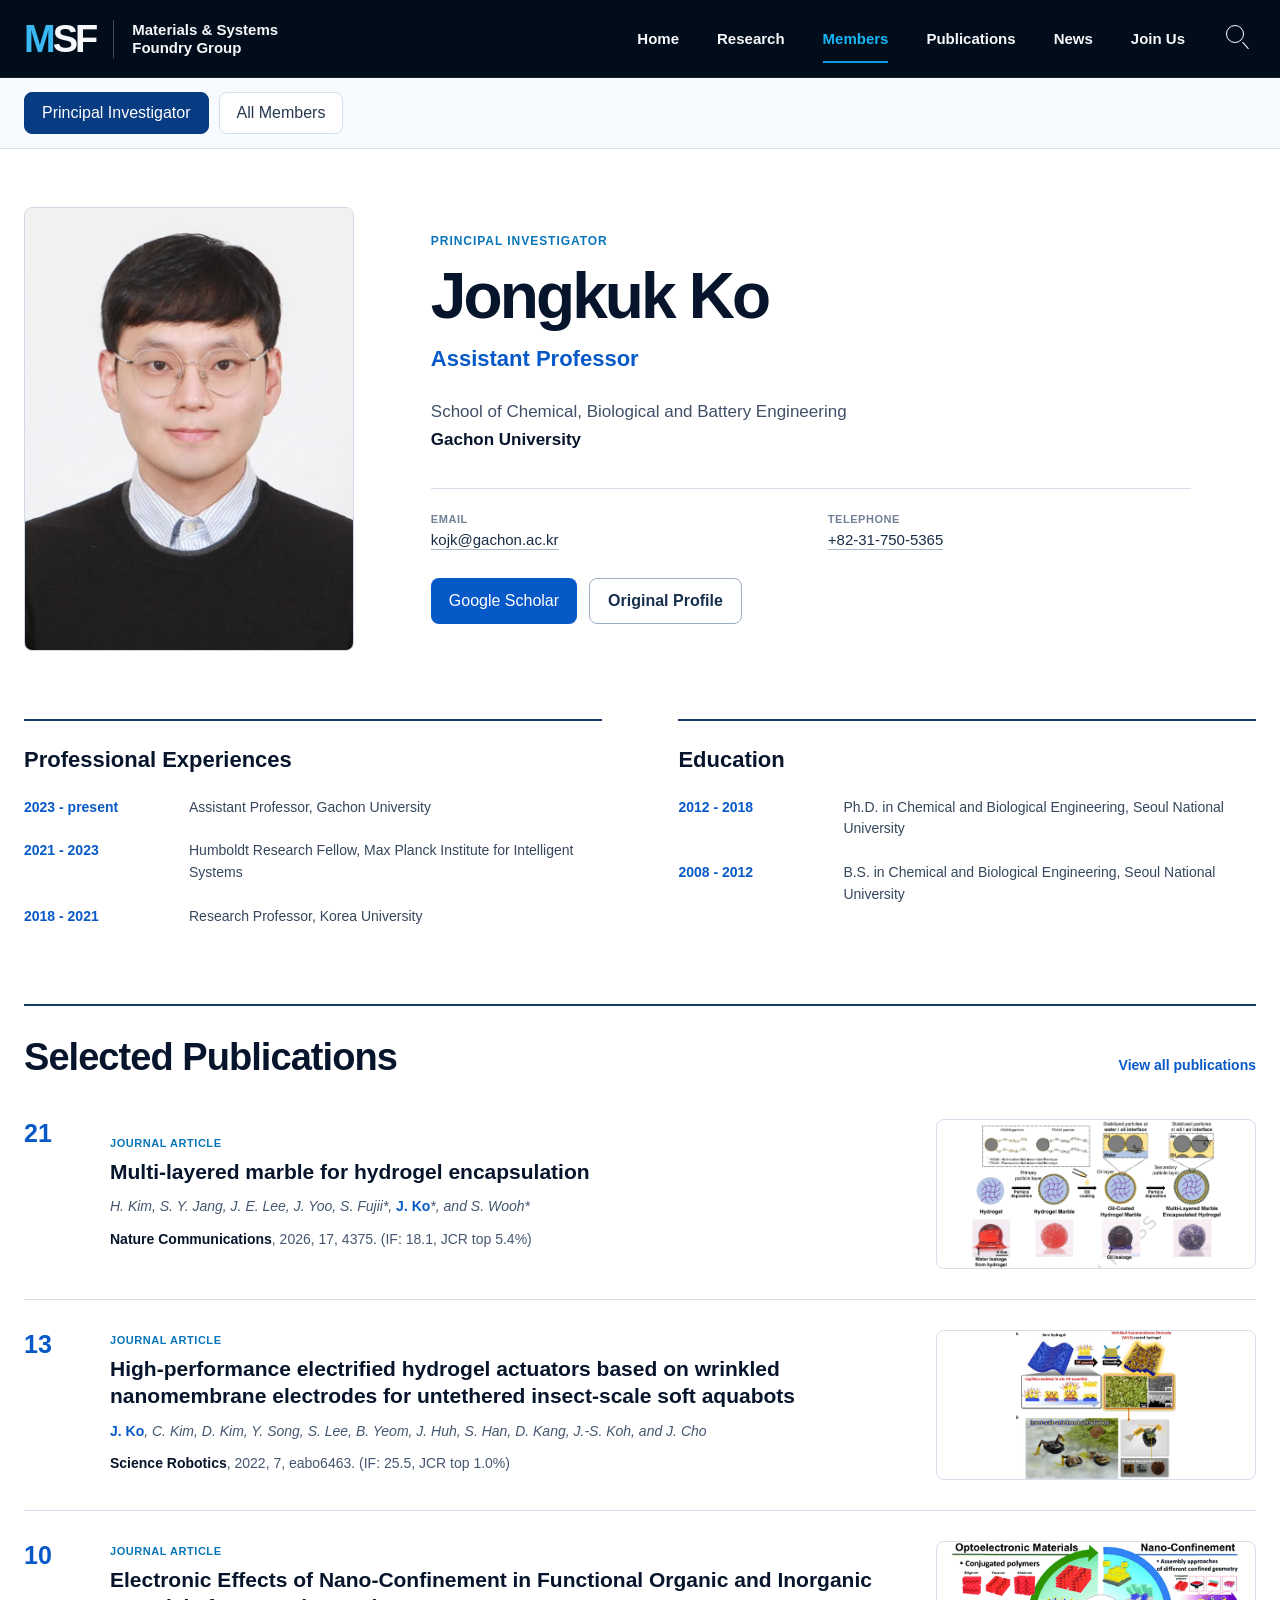
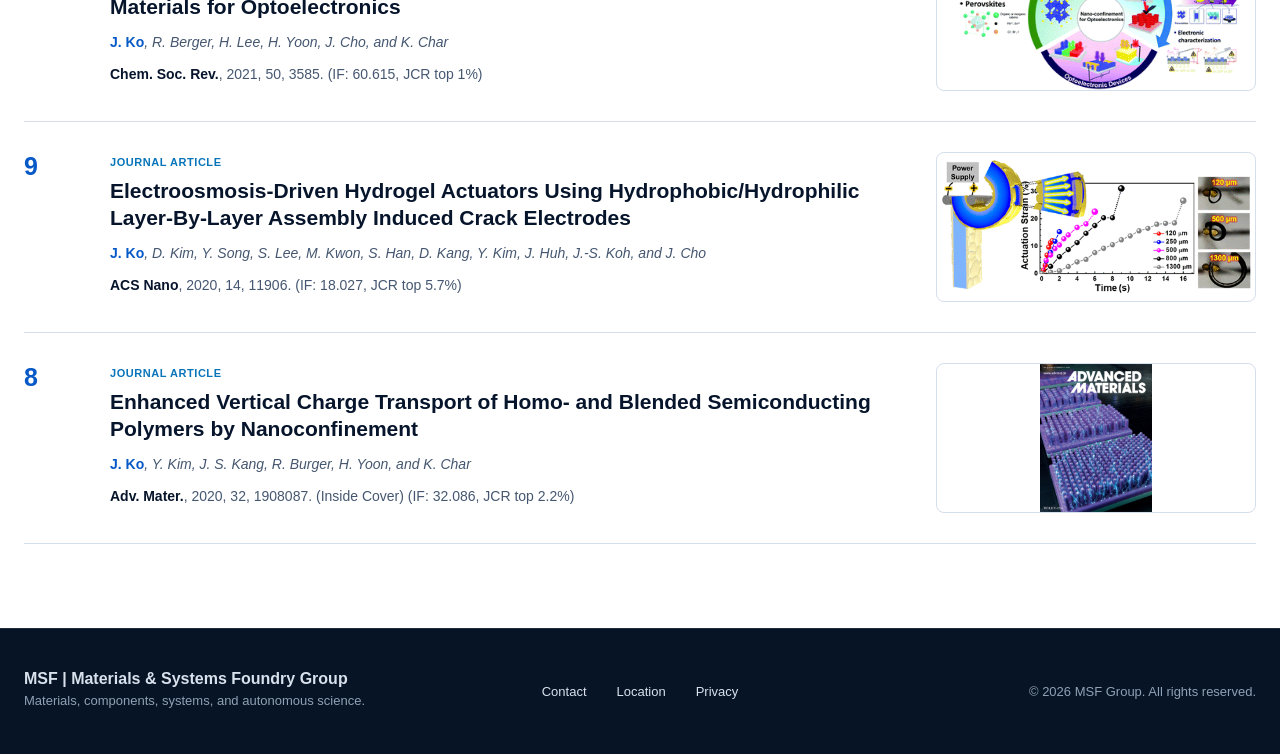
<file: principal-investigator.html>
<!doctype html>
<html lang="en">
<head>
  <meta charset="UTF-8">
  <meta name="viewport" content="width=device-width, initial-scale=1.0">
  <meta name="description" content="Principal Investigator of the Materials and Systems Foundry Group">
  <title>MSF | Principal Investigator</title>
  <link rel="stylesheet" href="styles.css?v=19">
  <script src="data/members.js?v=1787649664" defer></script>
  <script src="data/publications.js?v=1787538350" defer></script>
  <script src="app.js?v=12" defer></script>
</head>
<body data-page="member">
  <header data-site-header></header>
  <main class="pi-page light-section">
    <nav class="pi-tabs-wrap" aria-label="Members pages">
      <div class="site-container pi-tabs">
        <a class="member-tab-link active" href="principal-investigator.html" aria-current="page">Principal Investigator</a>
        <a class="member-tab-link" href="members.html">All Members</a>
      </div>
    </nav>
    <div class="site-container pi-content" data-pi-profile>
      <div class="pi-loading" data-pi-loading>
        <span class="pi-loading-photo" aria-hidden="true"></span>
        <span class="pi-loading-copy" aria-hidden="true"></span>
        <p>Loading Principal Investigator information...</p>
      </div>
    </div>
  </main>
  <footer data-site-footer></footer>
</body>
</html>
</file>
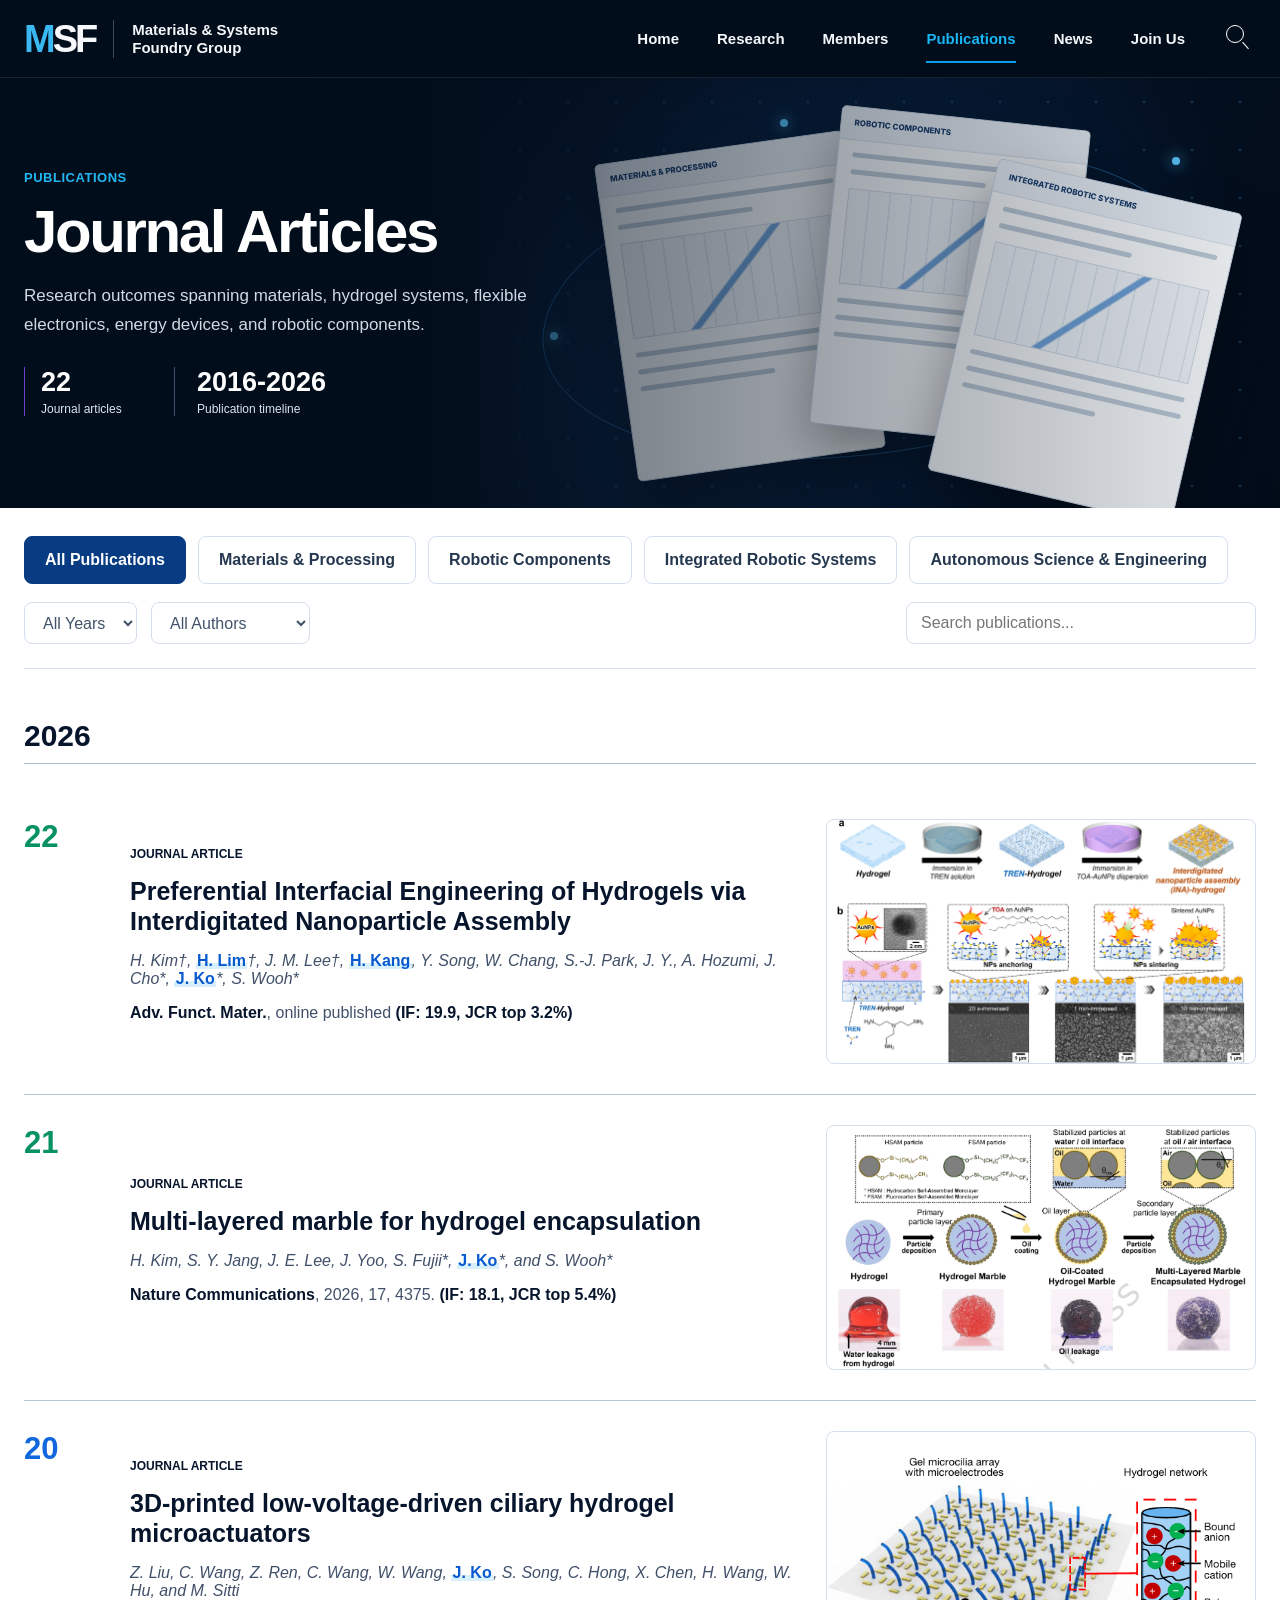
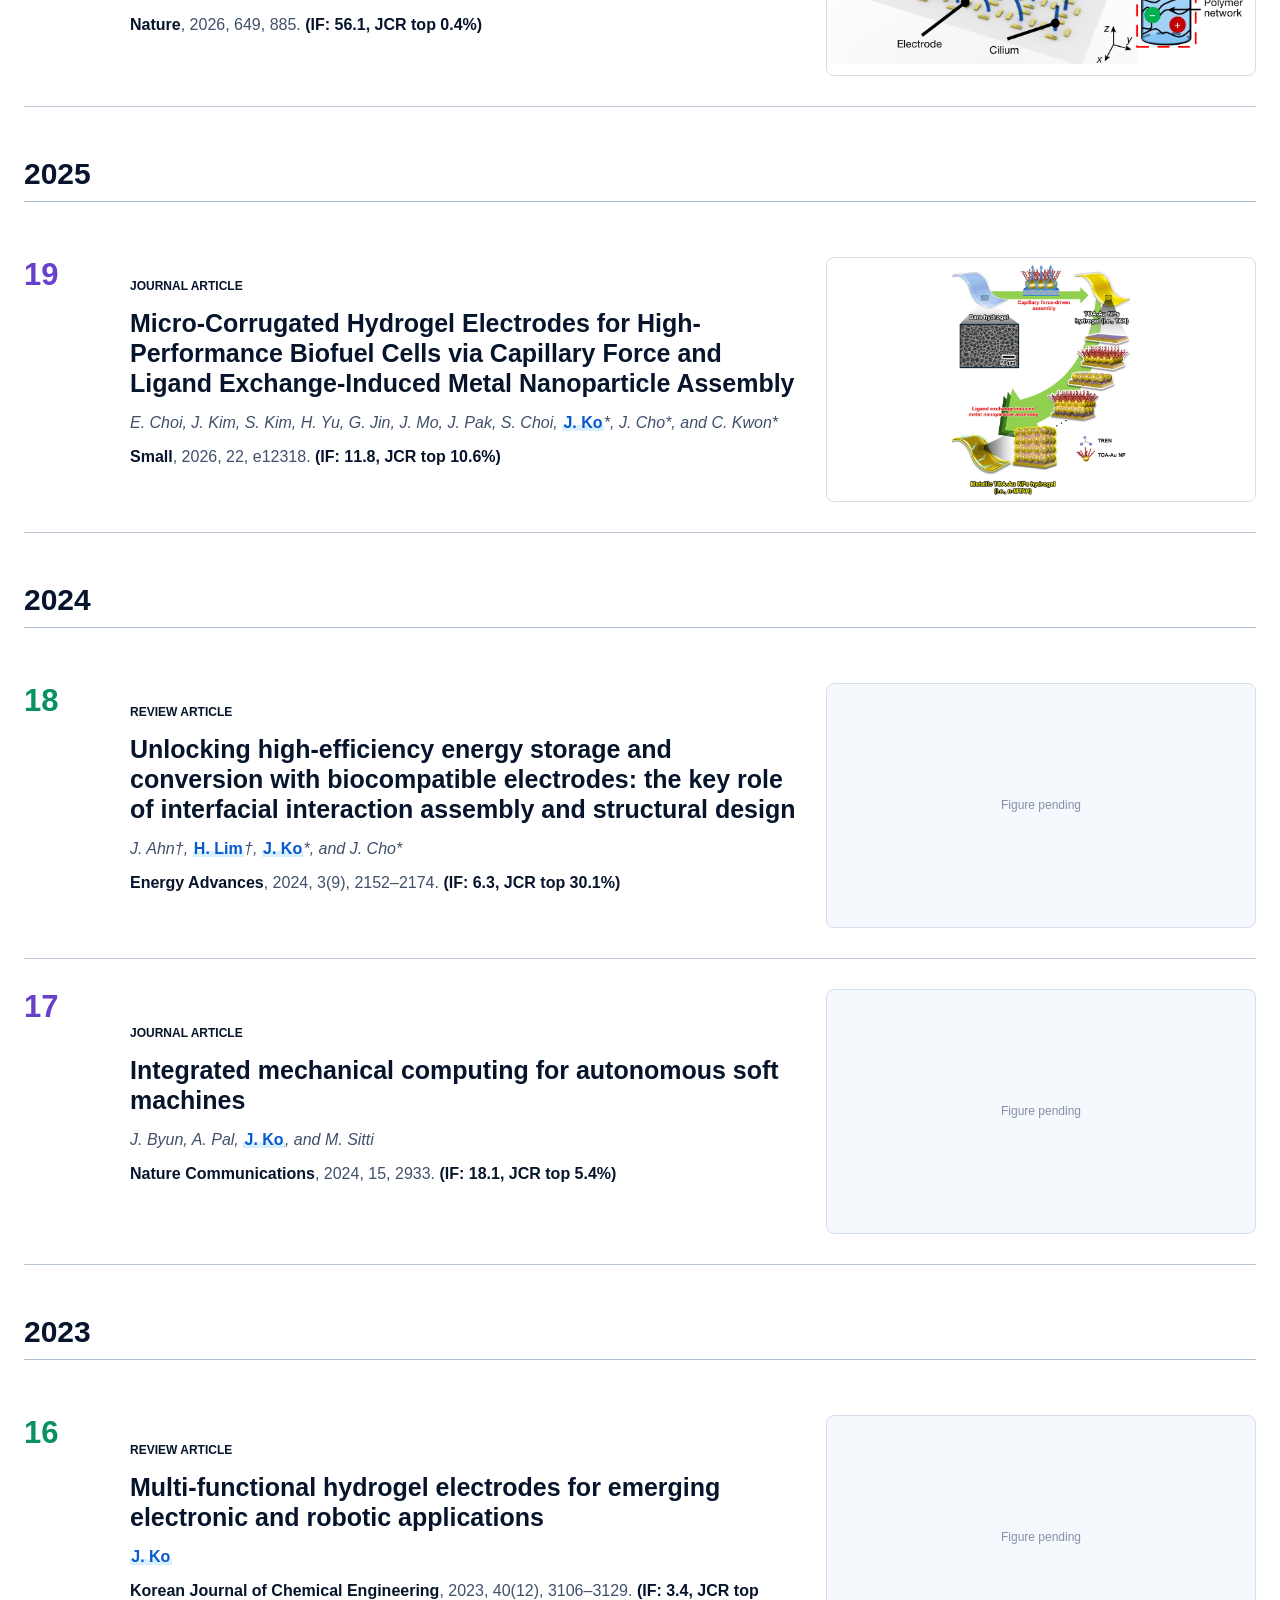
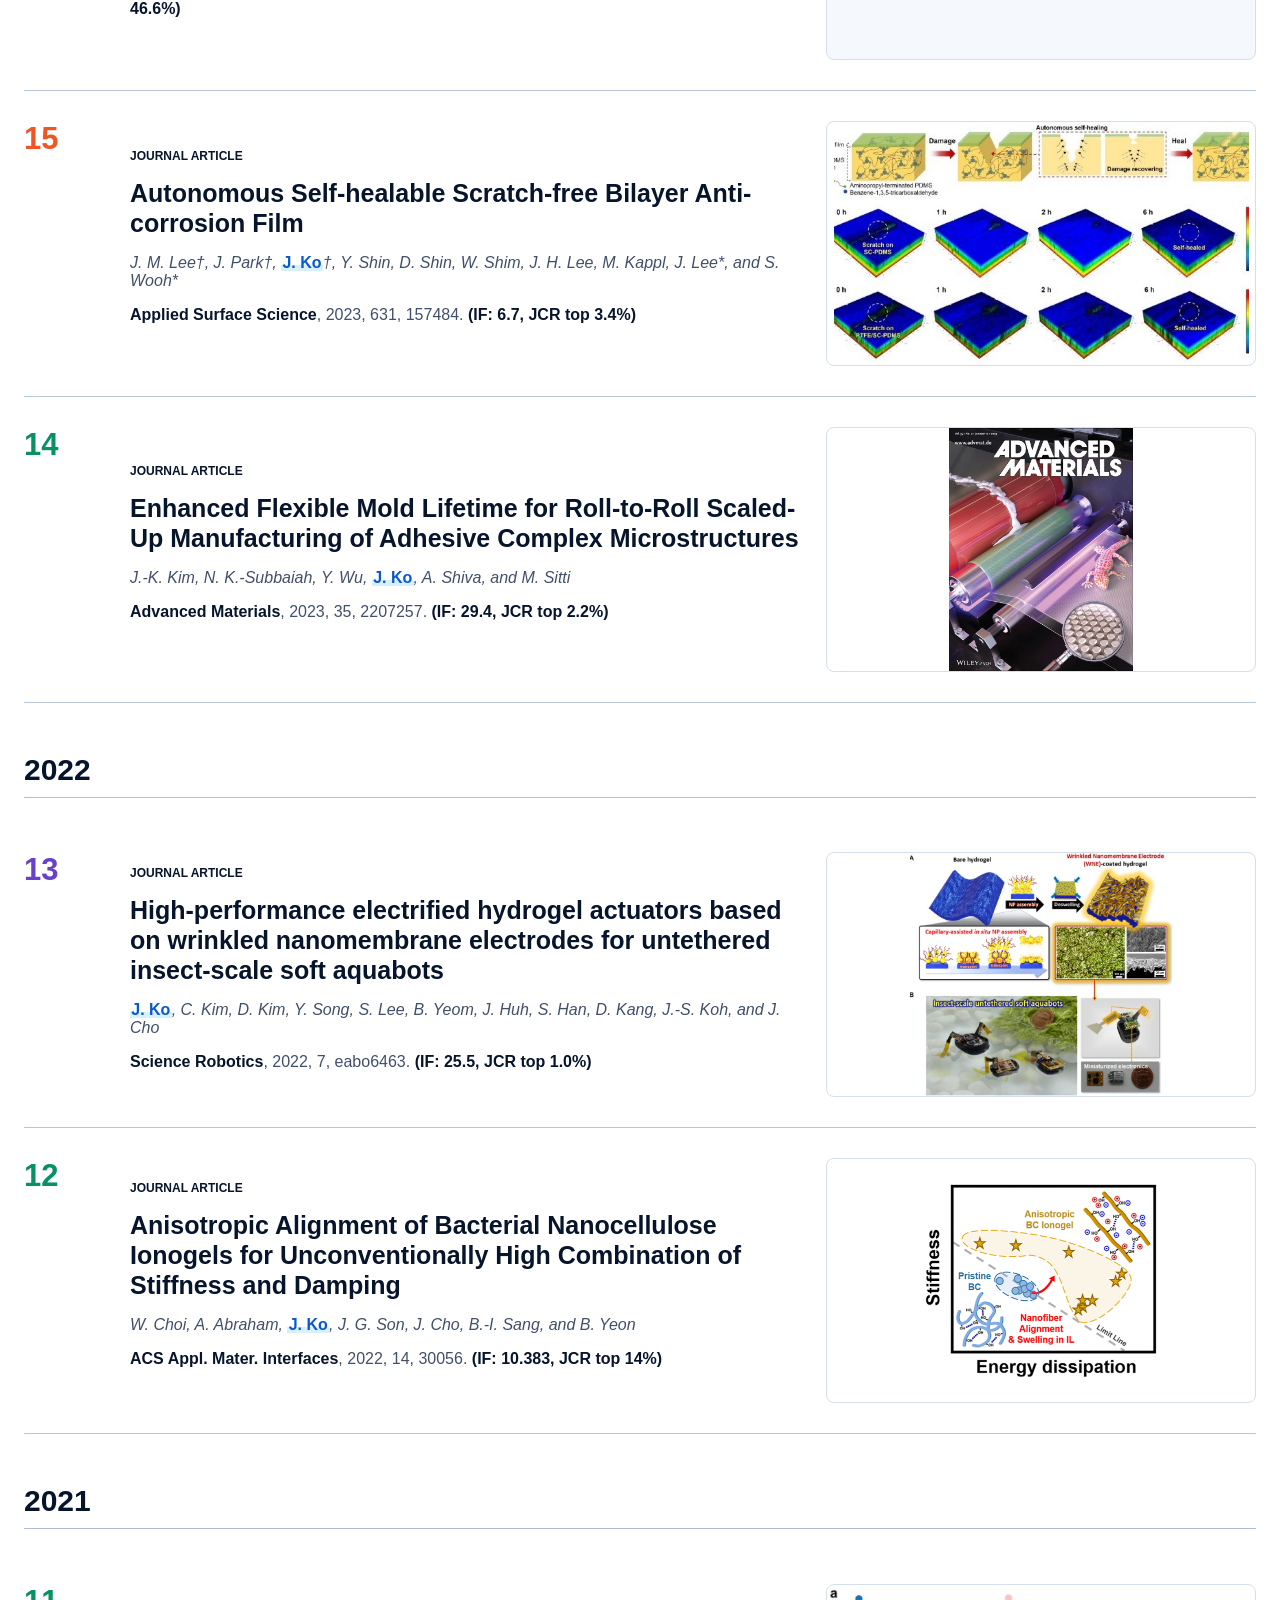
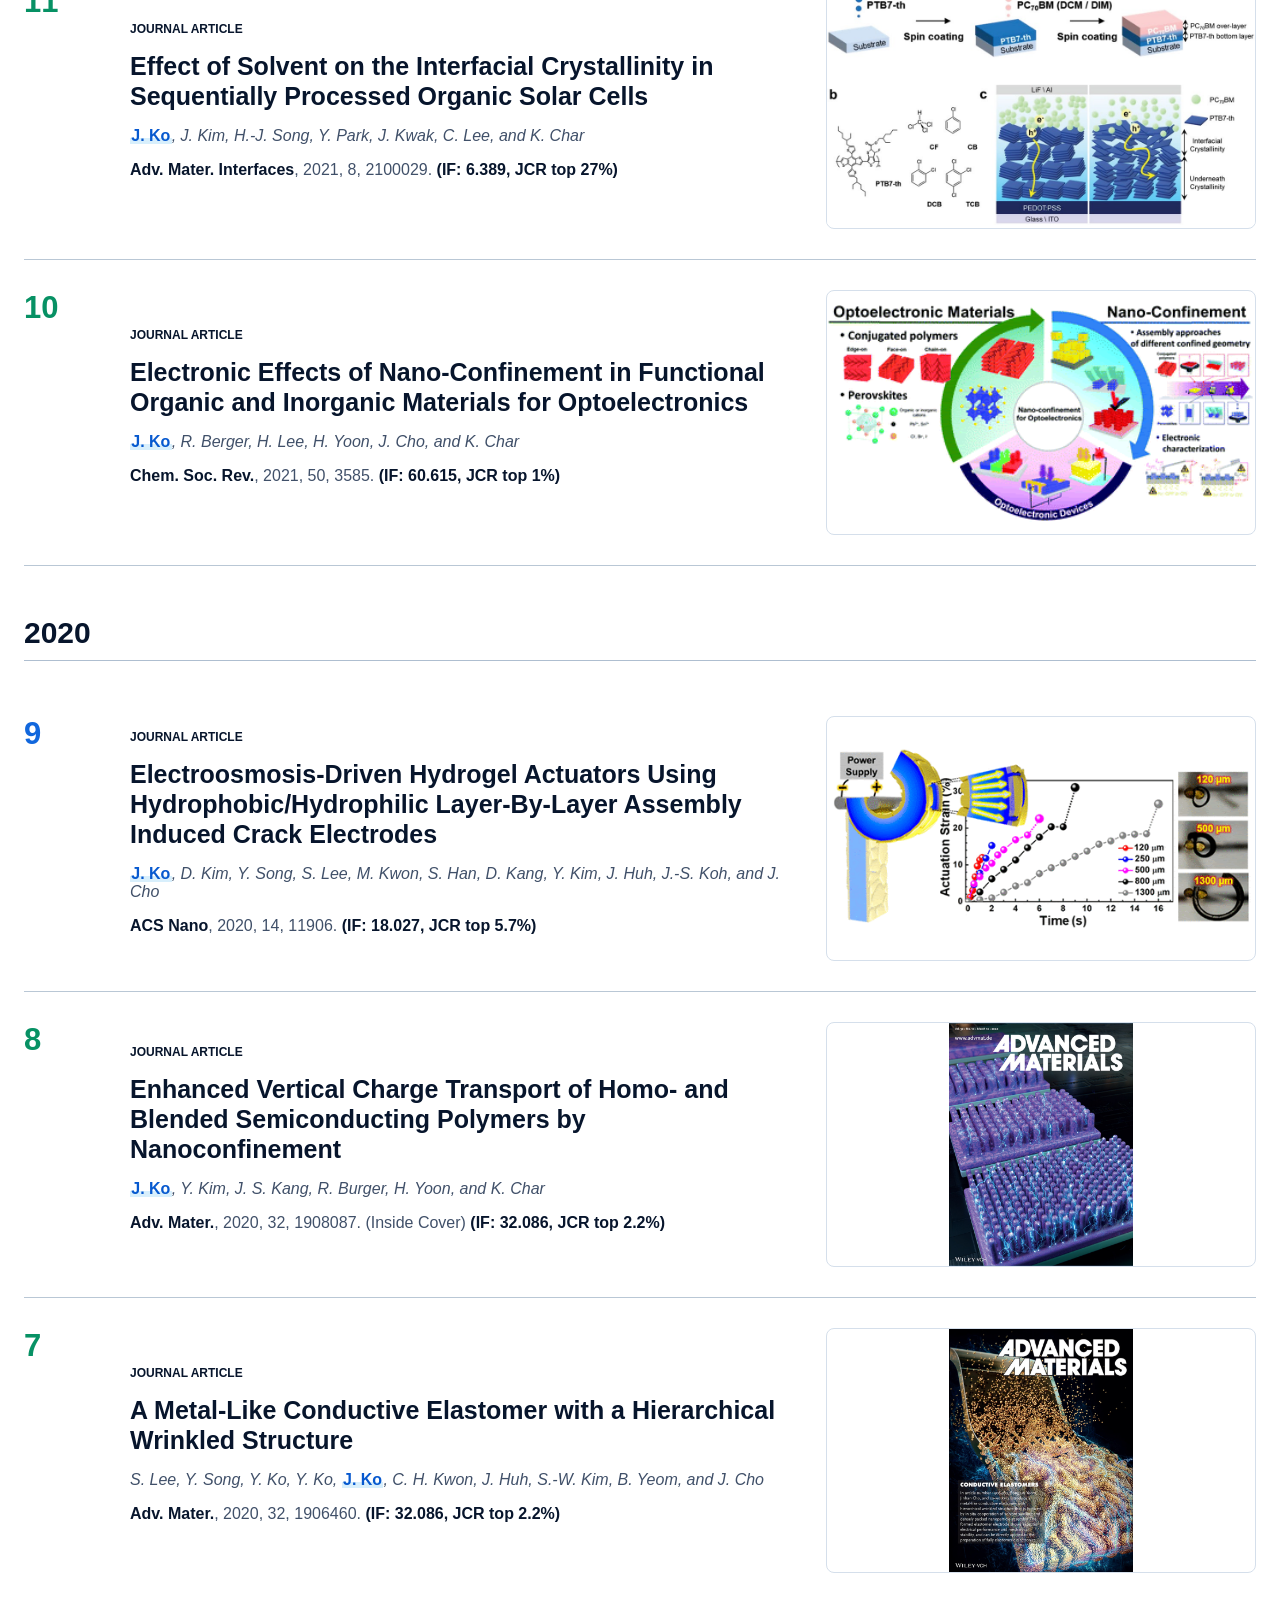
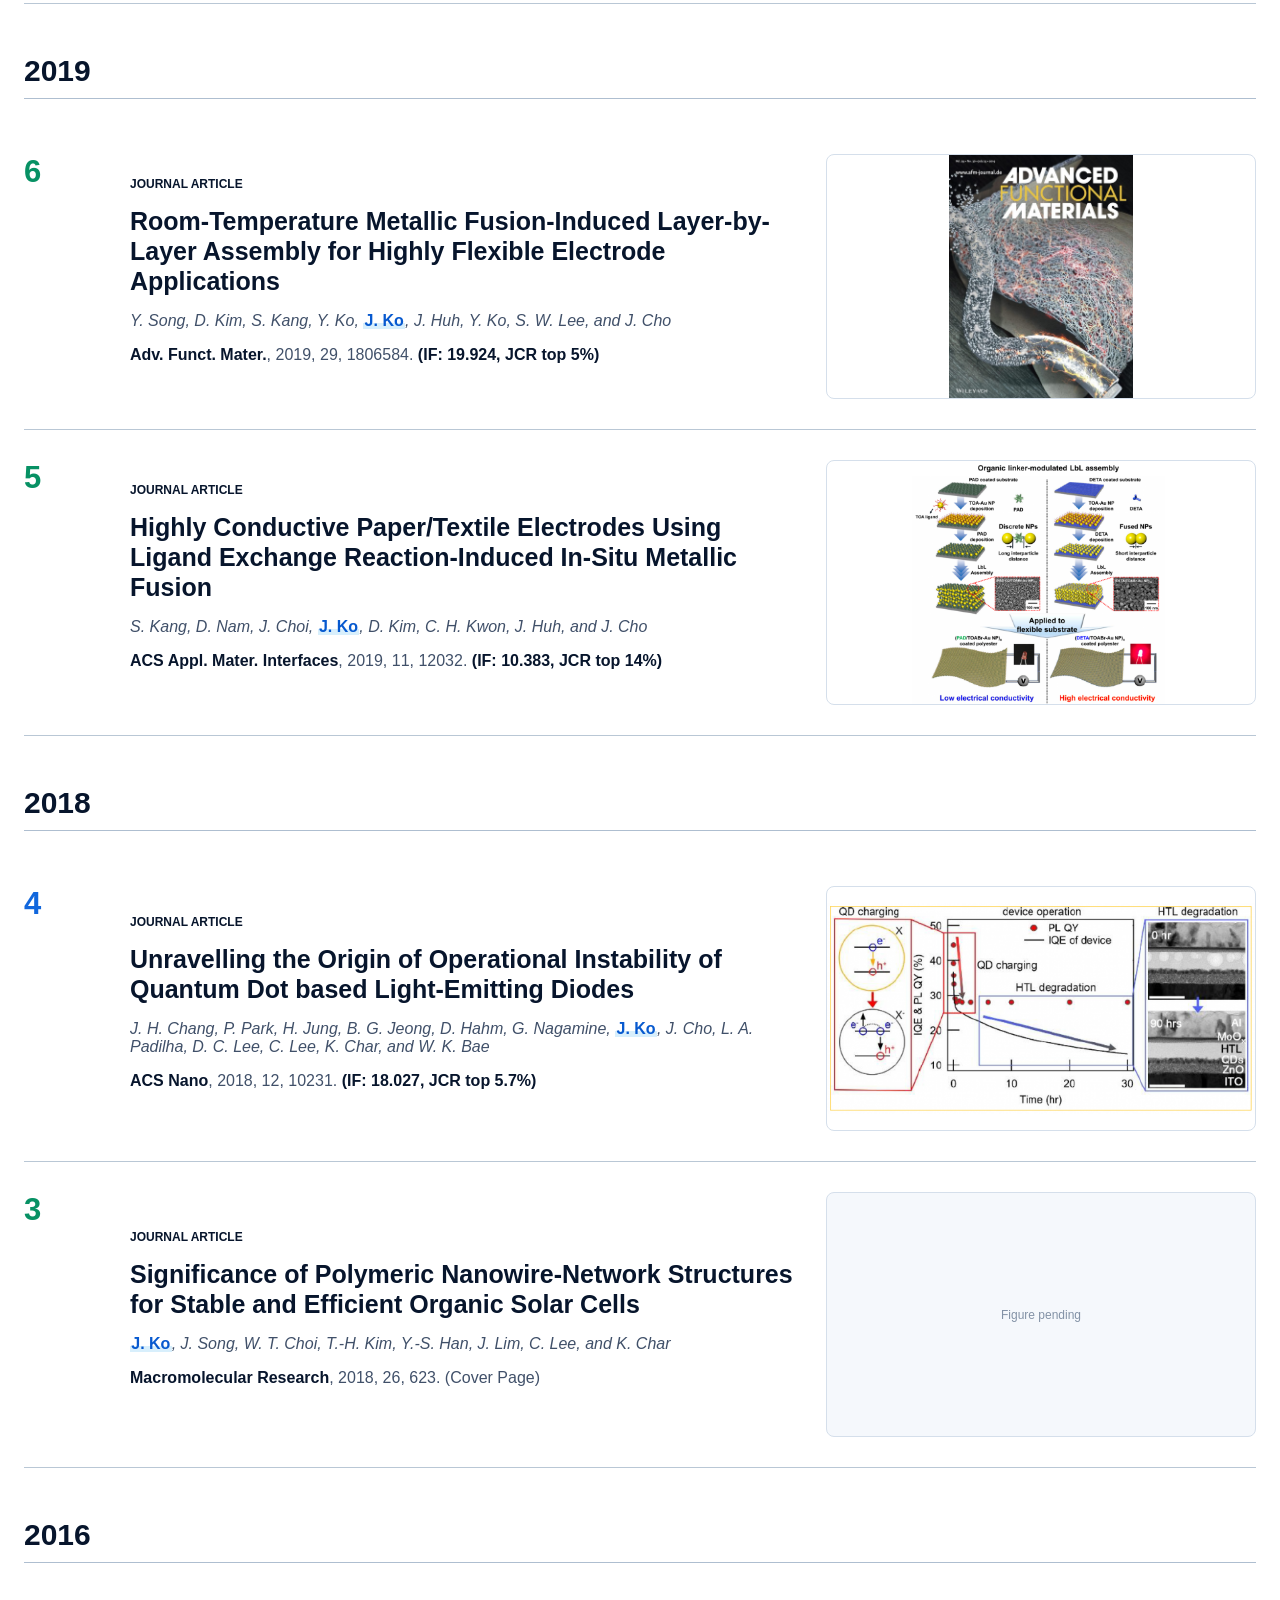
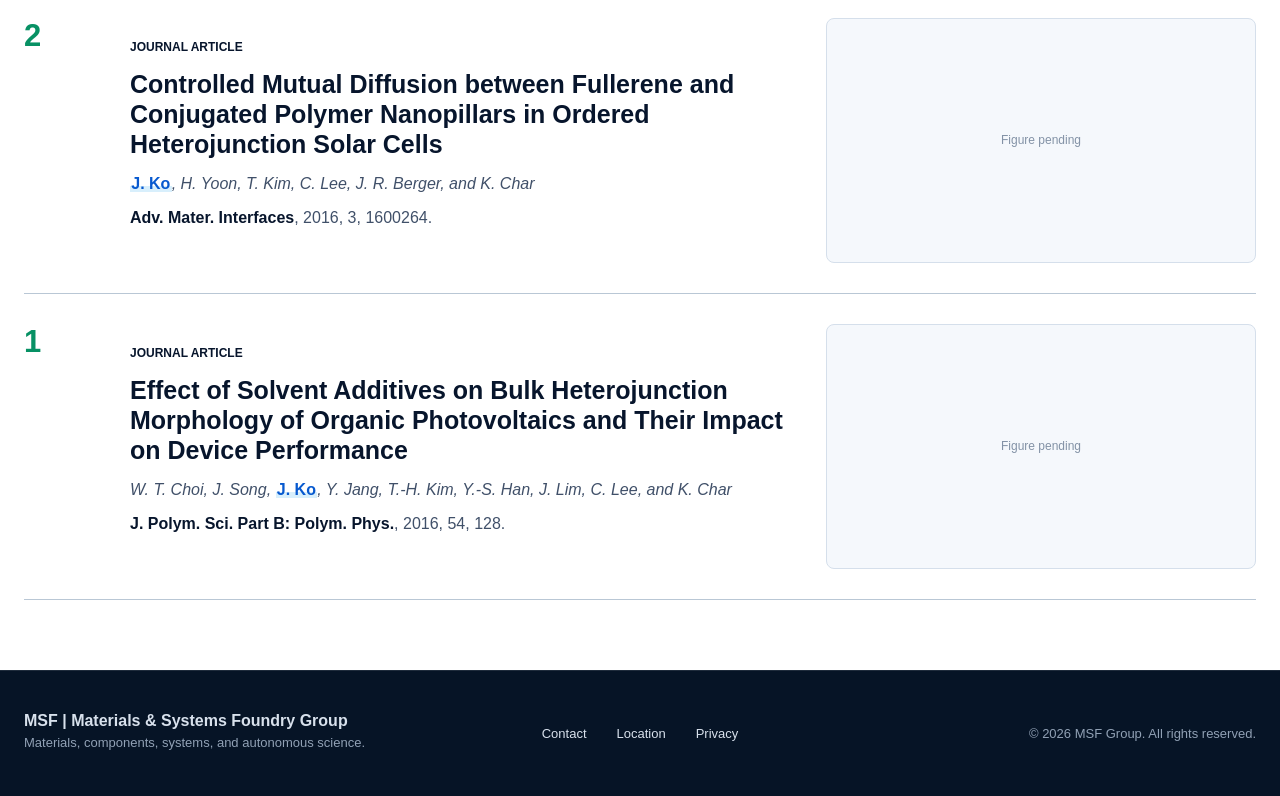
<file: publications.html>
<!doctype html>
<html lang="en"><head><meta charset="UTF-8"><meta name="viewport" content="width=device-width, initial-scale=1.0"><meta name="description" content="MSF publications"><title>MSF | Publications</title><link rel="stylesheet" href="styles.css?v=19"><script src="data/publications.js?v=1788232246" defer></script><script src="app.js?v=12" defer></script></head>
<body data-page="publications"><header data-site-header></header><main>
  <section class="hero publications-hero"><div class="hero-reference" aria-hidden="true"><img src="assets/publications-hero-original.png" alt=""></div><div class="site-container hero-inner"><div class="hero-copy"><p class="eyebrow">Publications</p><h1>Journal Articles</h1><p>Research outcomes spanning materials, hydrogel systems, flexible electronics, energy devices, and robotic components.</p><div class="stats"><span><b data-publication-stat="count">00</b>Journal articles</span><span><b data-publication-stat="timeline">—</b>Publication timeline</span></div></div></div></section>
  <section class="light-section"><div class="site-container publications-content">
    <div class="publication-tools"><div class="category-filters" data-publication-filters><button class="active" data-category="all">All Publications</button><button data-category="materials">Materials &amp; Processing</button><button data-category="robotics">Robotic Components</button><button data-category="systems">Integrated Robotic Systems</button><button data-category="autonomy">Autonomous Science &amp; Engineering</button></div><div class="search-row"><select aria-label="Year" data-publication-year><option value="all">All Years</option></select><select aria-label="Author" data-publication-author><option value="all">All Authors</option></select><input type="search" placeholder="Search publications..." aria-label="Search publications"></div></div>
    <div class="publication-list" data-publication-list><p class="publication-loading">Loading publication data...</p><p class="empty-state" hidden>No publications found.</p></div>
  </div></section>
</main><footer data-site-footer></footer></body></html>
</file>
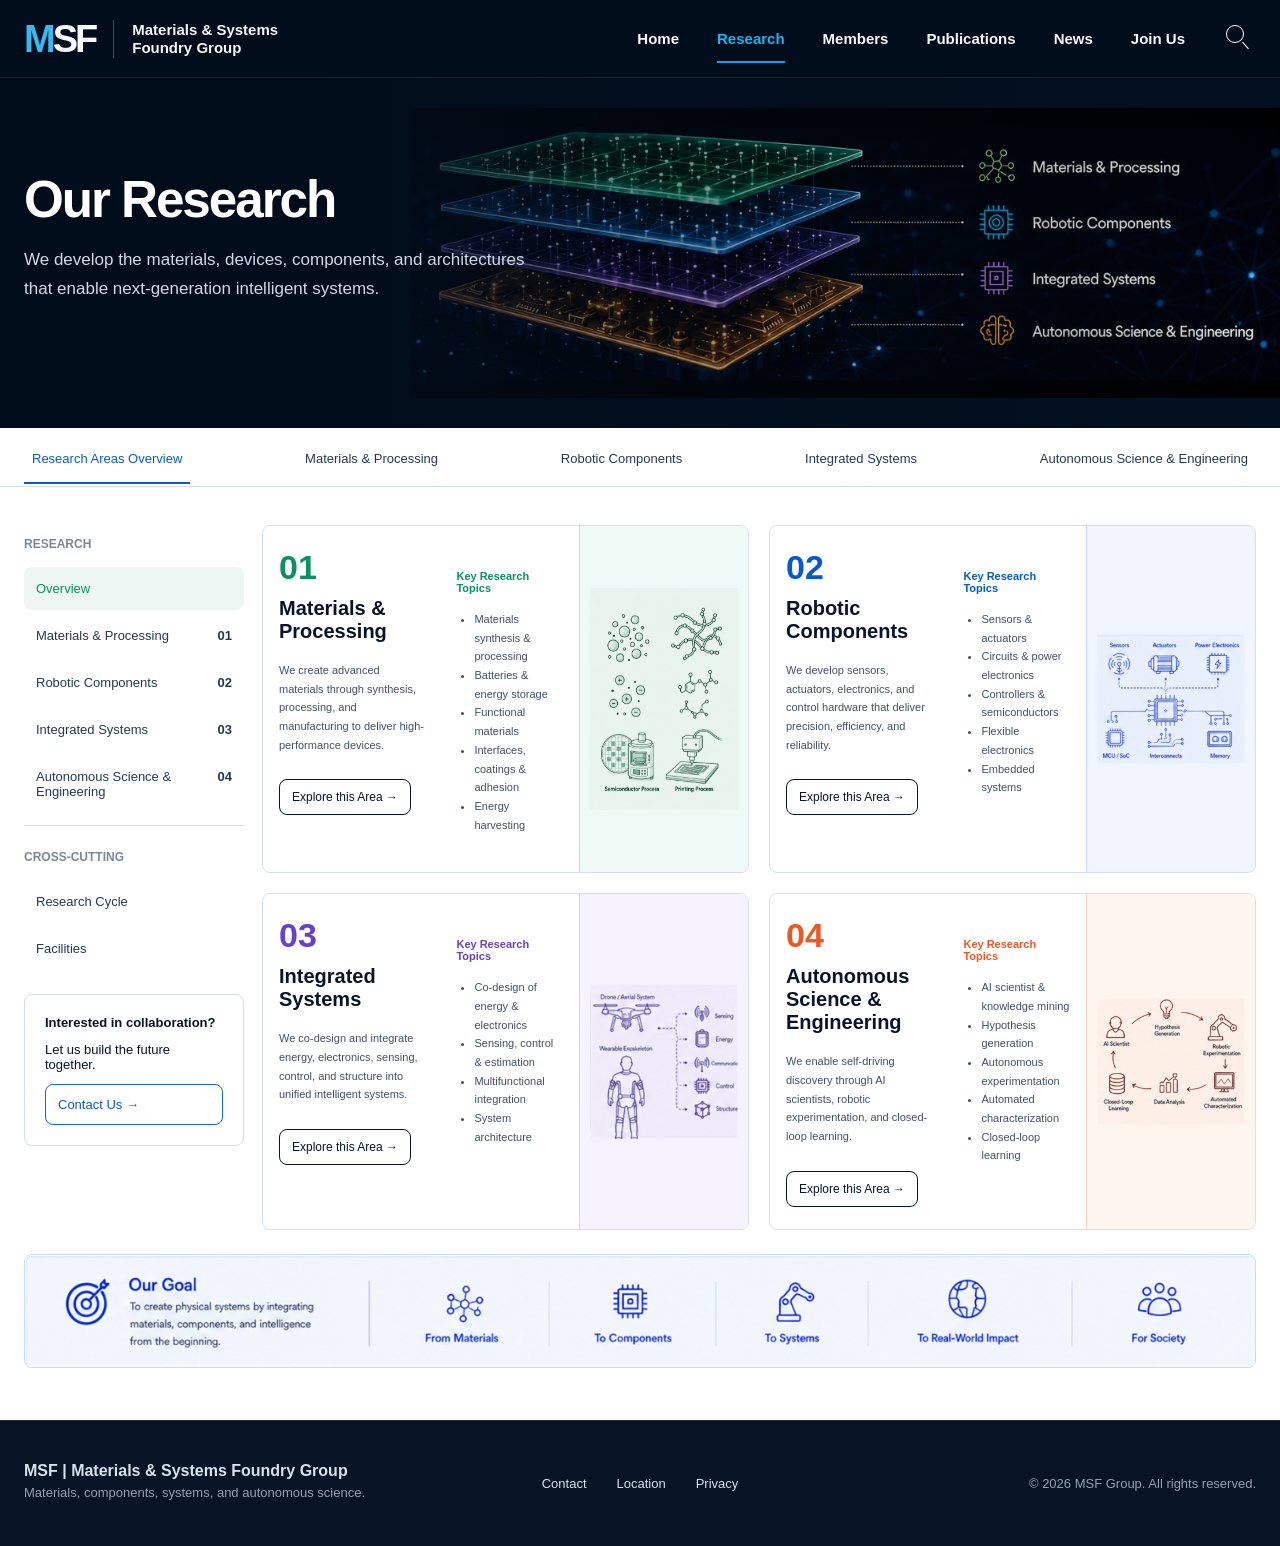
<file: research.html>
<!doctype html>
<html lang="en">
<head>
  <meta charset="UTF-8"><meta name="viewport" content="width=device-width, initial-scale=1.0">
  <meta name="description" content="MSF research areas"><title>MSF | Research</title>
  <link rel="stylesheet" href="styles.css?v=19"><script src="app.js?v=12" defer></script>
</head>
<body data-page="research">
  <header data-site-header></header>
  <main>
    <section class="hero research-hero"><div class="hero-reference" aria-hidden="true"><img src="assets/research-hero-areas-hd.png" alt=""></div><div class="site-container hero-inner"><div class="hero-copy"><h1>Our Research</h1><p>We develop the materials, devices, components, and architectures that enable next-generation intelligent systems.</p></div></div></section>
    <nav class="subnav" aria-label="Research sections"><div class="site-container"><a href="#overview" class="active">Research Areas Overview</a><a href="#materials">Materials &amp; Processing</a><a href="#components">Robotic Components</a><a href="#systems">Integrated Systems</a><a href="#autonomy">Autonomous Science &amp; Engineering</a></div></nav>
    <section class="light-section"><div class="site-container research-layout">
      <aside class="research-aside"><p>Research</p><a class="active" href="#overview">Overview</a><a href="#materials">Materials &amp; Processing <b>01</b></a><a href="#components">Robotic Components <b>02</b></a><a href="#systems">Integrated Systems <b>03</b></a><a href="#autonomy">Autonomous Science &amp; Engineering <b>04</b></a><hr><p>Cross-cutting</p><a href="#cycle">Research Cycle</a><a href="#facilities">Facilities</a><div class="contact-box"><b>Interested in collaboration?</b><span>Let us build the future together.</span><a href="join.html">Contact Us &#8594;</a></div></aside>
      <div class="research-cards" id="overview">
        <article id="materials" class="research-card green"><div class="research-card-copy"><b class="number">01</b><h2>Materials &amp; Processing</h2><p>We create advanced materials through synthesis, processing, and manufacturing to deliver high-performance devices.</p><a href="#">Explore this Area &#8594;</a></div><div class="topics"><h3>Key Research Topics</h3><ul><li>Materials synthesis &amp; processing</li><li>Batteries &amp; energy storage</li><li>Functional materials</li><li>Interfaces, coatings &amp; adhesion</li><li>Energy harvesting</li></ul></div><div class="research-visual"><img src="assets/research-materials-gallery-v5-hd.png" alt="Unlabeled material icons with semiconductor and printing process illustrations"></div></article>
        <article id="components" class="research-card blue"><div class="research-card-copy"><b class="number">02</b><h2>Robotic Components</h2><p>We develop sensors, actuators, electronics, and control hardware that deliver precision, efficiency, and reliability.</p><a href="#">Explore this Area &#8594;</a></div><div class="topics"><h3>Key Research Topics</h3><ul><li>Sensors &amp; actuators</li><li>Circuits &amp; power electronics</li><li>Controllers &amp; semiconductors</li><li>Flexible electronics</li><li>Embedded systems</li></ul></div><div class="research-visual"><img src="assets/research-components-diagram-hd.png" alt="Robotic component architecture with sensors, actuators, and power electronics"></div></article>
        <article id="systems" class="research-card violet"><div class="research-card-copy"><b class="number">03</b><h2>Integrated Systems</h2><p>We co-design and integrate energy, electronics, sensing, control, and structure into unified intelligent systems.</p><a href="#">Explore this Area &#8594;</a></div><div class="topics"><h3>Key Research Topics</h3><ul><li>Co-design of energy &amp; electronics</li><li>Sensing, control &amp; estimation</li><li>Multifunctional integration</li><li>System architecture</li></ul></div><div class="research-visual"><img src="assets/research-systems-diagram-hd.png" alt="Integrated drone and wearable intelligent system architecture"></div></article>
        <article id="autonomy" class="research-card orange"><div class="research-card-copy"><b class="number">04</b><h2>Autonomous Science &amp; Engineering</h2><p>We enable self-driving discovery through AI scientists, robotic experimentation, and closed-loop learning.</p><a href="#">Explore this Area &#8594;</a></div><div class="topics"><h3>Key Research Topics</h3><ul><li>AI scientist &amp; knowledge mining</li><li>Hypothesis generation</li><li>Autonomous experimentation</li><li>Automated characterization</li><li>Closed-loop learning</li></ul></div><div class="research-visual"><img src="assets/research-autonomy-diagram-hd.png" alt="Closed-loop autonomous science research cycle"></div></article>
      </div>
    </div><div class="site-container research-goal"><img src="assets/research-goal-strip-hd.png" alt="Our goal from materials to components, systems, real-world impact, and society"></div></section>
  </main><footer data-site-footer></footer>
</body>
</html>
</file>
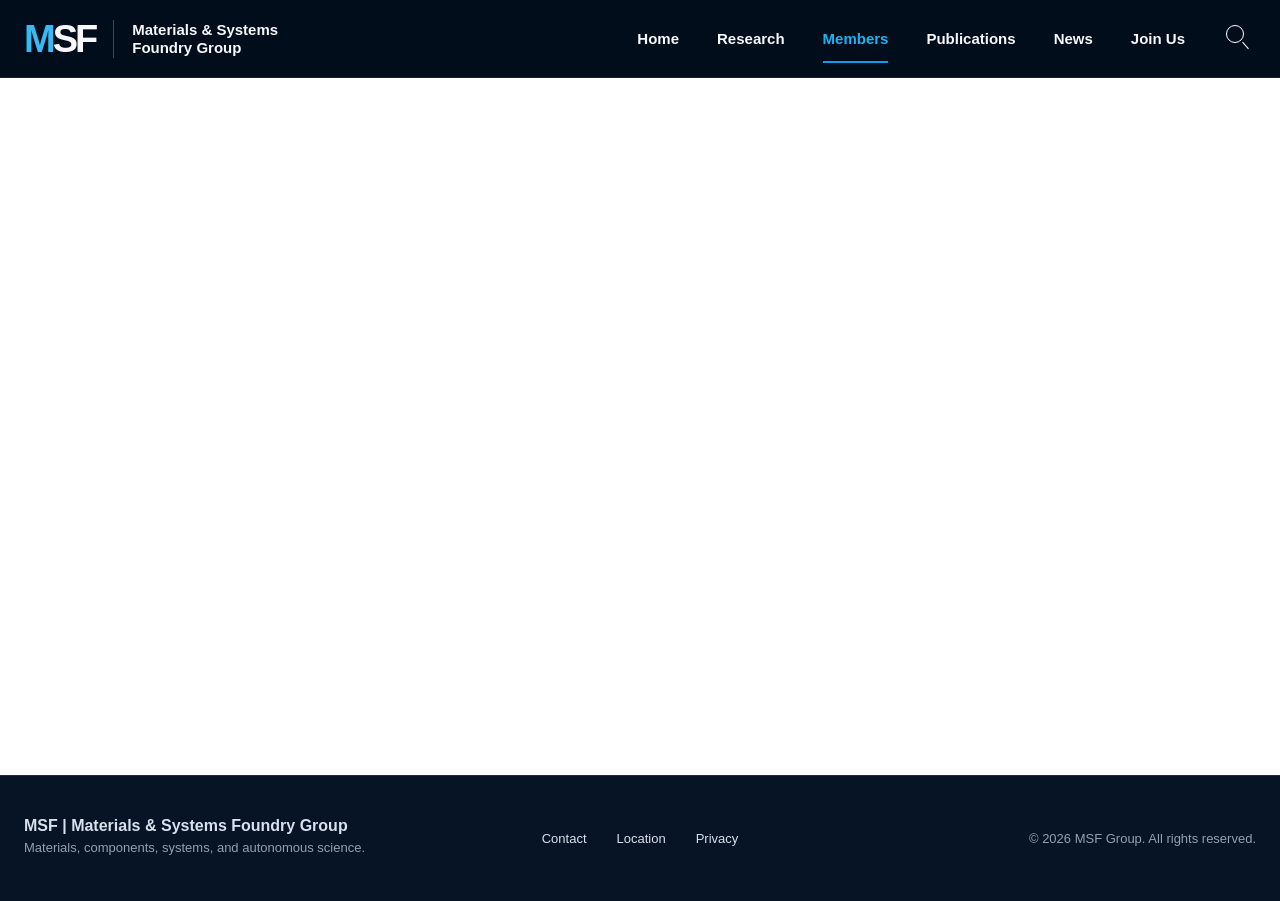
<file: researcher.html>
<!doctype html>
<html lang="en">
<head>
  <meta charset="UTF-8">
  <meta name="viewport" content="width=device-width, initial-scale=1.0">
  <meta name="description" content="MSF researchers">
  <title>MSF | Researcher</title>
  <link rel="stylesheet" href="styles.css?v=19">
  <script src="app.js?v=12" defer></script>
</head>
<body data-page="member">
  <header data-site-header></header>
  <main class="light-section researcher-empty-page" aria-label="Researcher page"></main>
  <footer data-site-footer></footer>
</body>
</html>
</file>
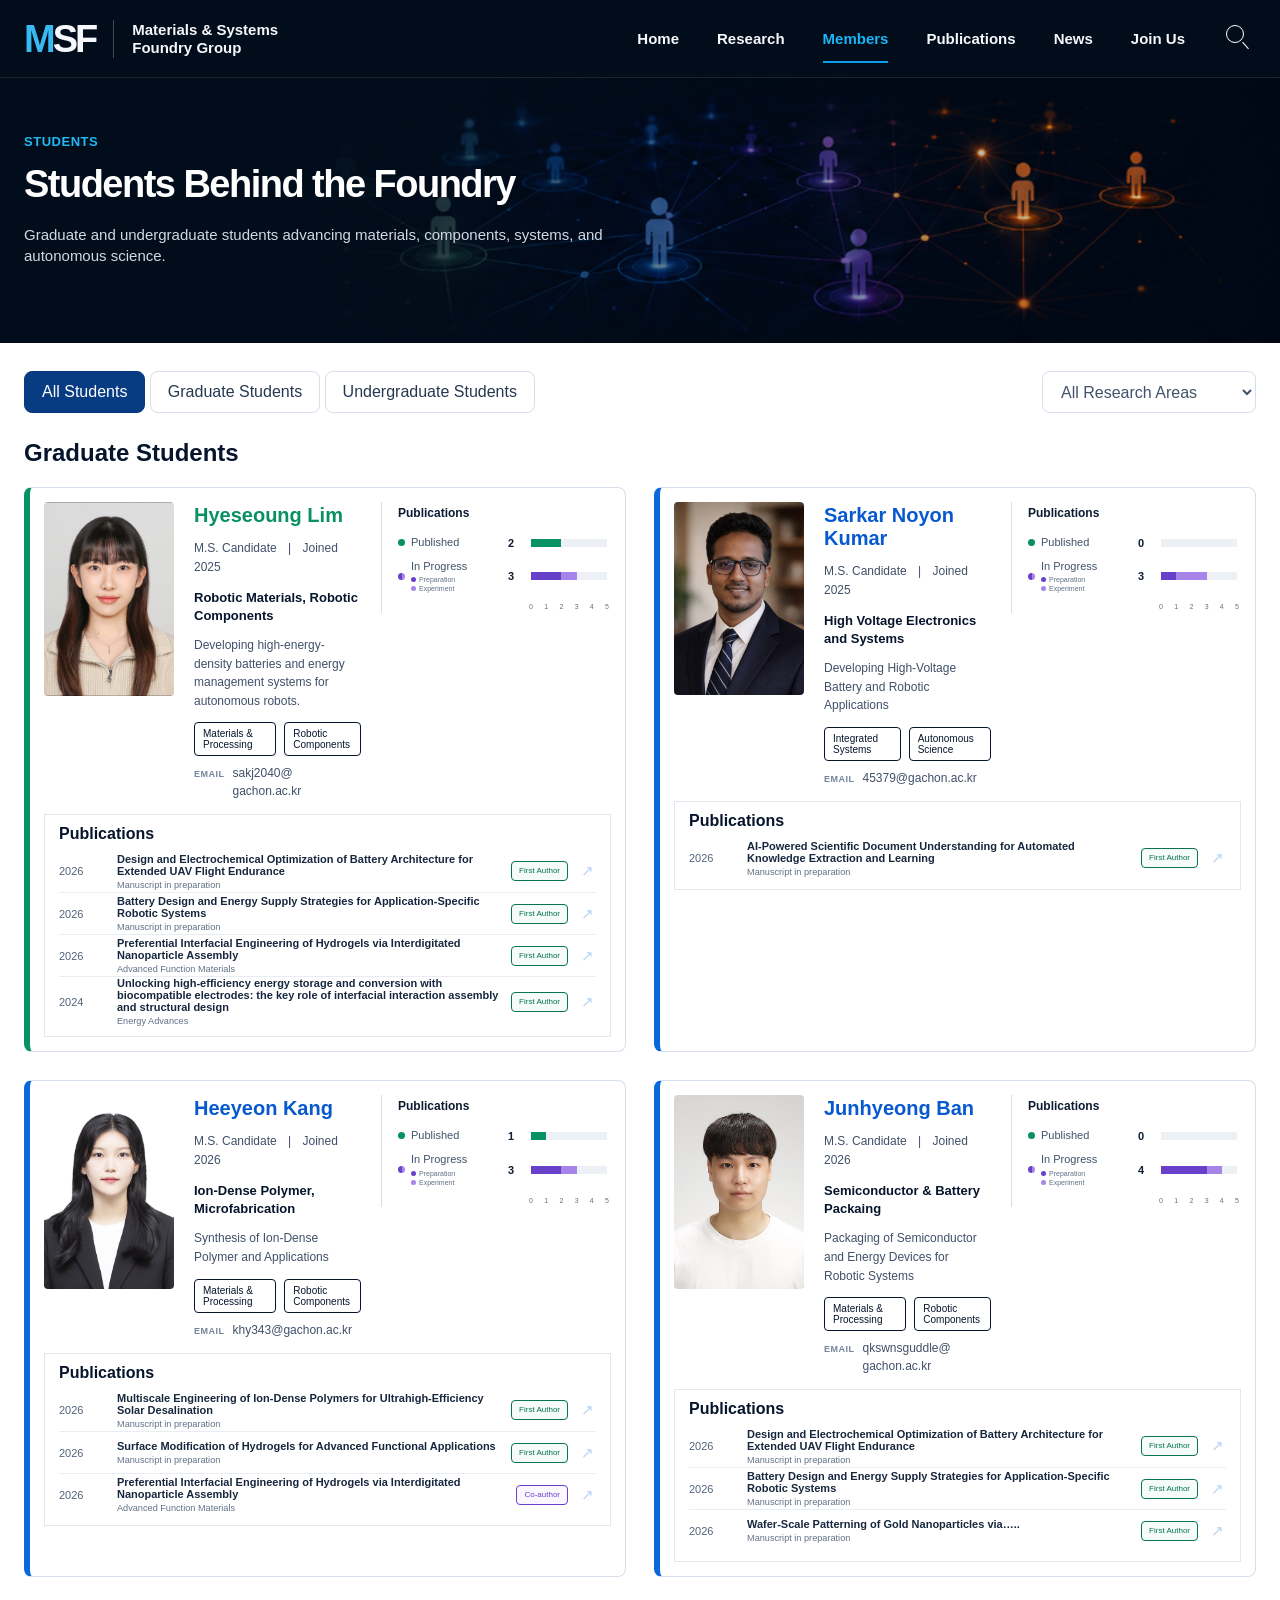
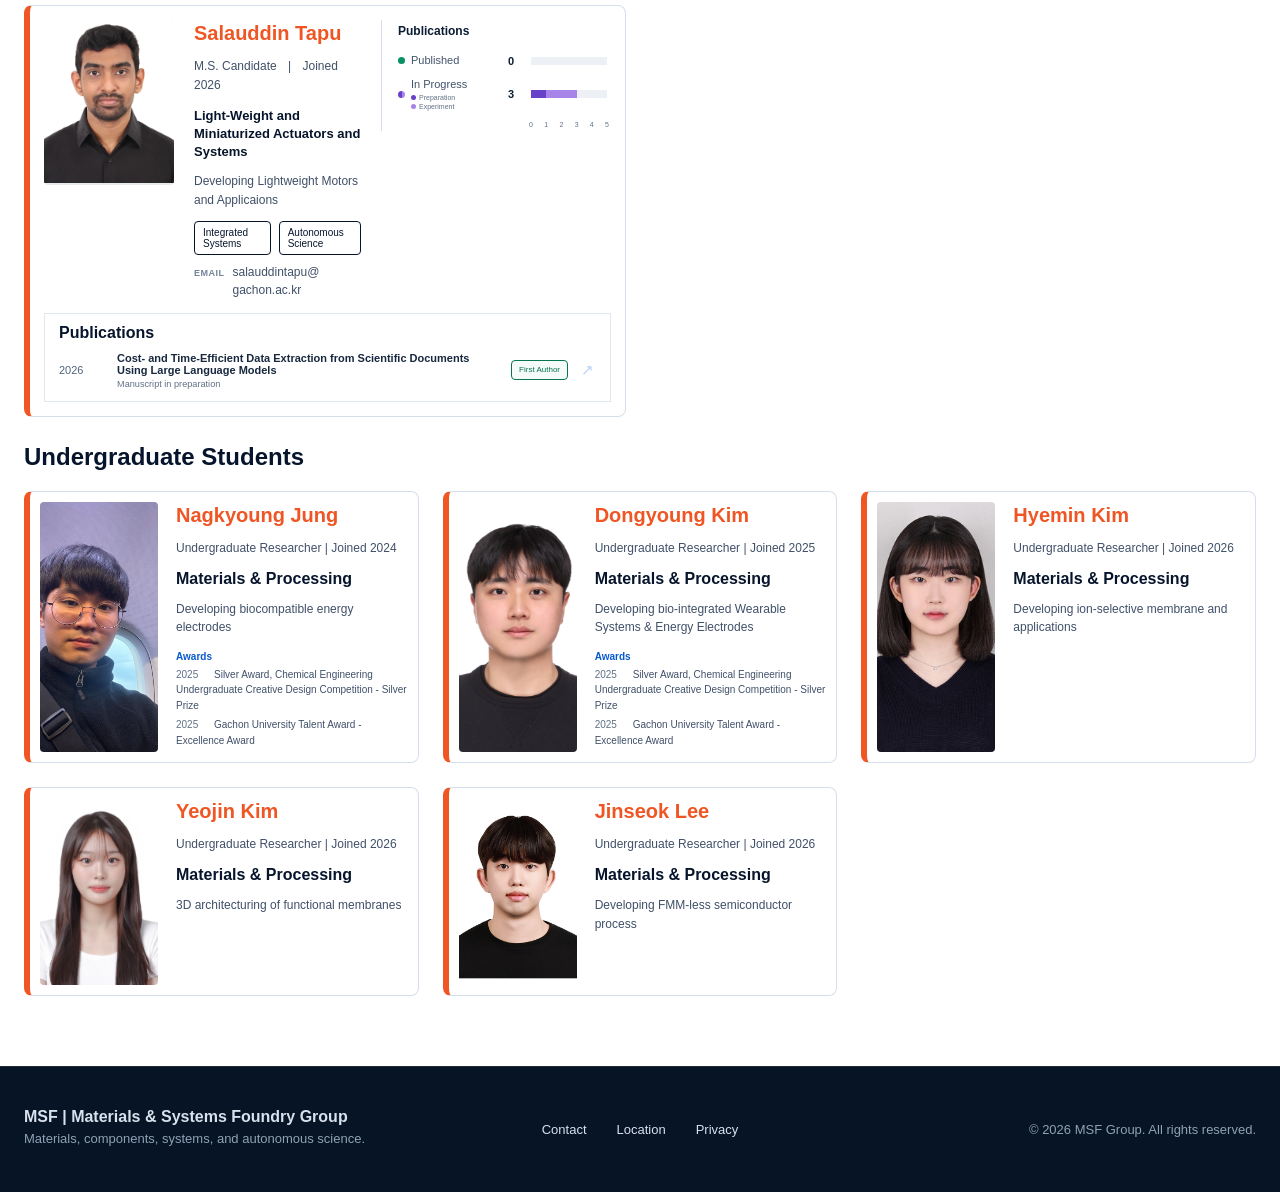
<file: students.html>
<!doctype html>
<html lang="en">
<head>
  <meta charset="UTF-8">
  <meta name="viewport" content="width=device-width, initial-scale=1.0">
  <meta name="description" content="MSF graduate and undergraduate students">
  <title>MSF | Students</title>
  <link rel="stylesheet" href="styles.css?v=22">
  <script src="data/members.js?v=1788232360" defer></script>
  <script src="app.js?v=15" defer></script>
</head>
<body data-page="member">
  <header data-site-header></header>
  <main>
    <section class="hero member-hero">
      <div class="hero-reference" aria-hidden="true"><img src="assets/member-hero-original.png" alt=""></div>
      <div class="site-container hero-inner">
        <div class="hero-copy">
          <p class="eyebrow">Students</p>
          <h1>Students Behind the Foundry</h1>
          <p>Graduate and undergraduate students advancing materials, components, systems, and autonomous science.</p>
        </div>
      </div>
    </section>

    <section class="light-section">
      <div class="site-container member-content">
        <div class="filter-row" data-member-filters data-member-scope="students">
          <div>
            <button class="active" data-filter="all">All Students</button>
            <button data-filter="graduate">Graduate Students</button>
            <button data-filter="undergrad">Undergraduate Students</button>
          </div>
          <select aria-label="Research area" data-area-filter>
            <option value="all">All Research Areas</option>
          </select>
        </div>

        <p class="member-loading" data-member-loading>Loading student data...</p>

        <section class="member-group" data-member-section="graduate">
          <h2>Graduate Students</h2>
          <div class="graduate-grid" data-member-grid="graduate"></div>
        </section>

        <section class="member-group" data-member-section="undergraduate">
          <h2>Undergraduate Students</h2>
          <div class="undergrad-grid" data-member-grid="undergraduate"></div>
        </section>

        <p class="empty-state" hidden>No students match these filters.</p>
        <noscript><p class="empty-state">JavaScript is required to display student data.</p></noscript>
      </div>
    </section>
  </main>
  <footer data-site-footer></footer>
</body>
</html>
</file>
<file: styles.css>
:root {
  --navy: #03101f;
  --navy-2: #071a31;
  --ink: #07152c;
  --muted: #5d6b80;
  --line: #d5dfeb;
  --surface: #f7faff;
  --blue: #0d9ee9;
  --green: #079164;
  --violet: #6841cb;
  --orange: #ef5623;
  --content: 1440px;
  --radius: 8px;
  font-family: "Segoe UI", "Noto Sans", Arial, sans-serif;
  color: var(--ink);
  background: #f8fbff;
  font-synthesis: none;
}

* { box-sizing: border-box; }
html { scroll-behavior: smooth; }
body { margin: 0; min-width: 320px; background: var(--navy); }
button, input, select { font: inherit; }
a { color: inherit; }
img { display: block; max-width: 100%; }
[hidden] { display: none !important; }
.site-container { width: min(calc(100% - 48px), var(--content)); margin-inline: auto; }
.light-section { background: #fff; color: var(--ink); }
.section-space { padding-block: 46px 80px; }
.eyebrow { margin: 0 0 16px; color: #22b8f4 !important; font-size: 13px !important; font-weight: 800; letter-spacing: .04em; text-transform: uppercase; }

.landing-page { background: #f7f5f3; }
.landing { position: relative; min-height: 100dvh; overflow: hidden; display: grid; place-items: center; }
.landing-link { position: relative; display: block; width: 100%; height: 100dvh; color: inherit; text-decoration: none; }
.landing-art { width: 100%; height: 100dvh; object-fit: cover; object-position: center; }
.landing-actions { position: absolute; left: 50%; bottom: 7.5%; translate: -50% 0; }
.enter-site { display: inline-flex; gap: 14px; align-items: center; padding: 13px 20px; border: 1px solid rgba(7,21,44,.3); background: rgba(255,255,255,.78); backdrop-filter: blur(10px); border-radius: var(--radius); color: var(--ink); font-weight: 700; text-decoration: none; opacity: 0; transform: translateY(8px); transition: .25s ease; }
.landing:hover .enter-site, .enter-site:focus-visible { opacity: 1; transform: none; }

.site-header { height: 78px; background: #020d1b; border-bottom: 1px solid rgba(255,255,255,.09); color: #f6f8fc; position: relative; z-index: 20; }
.nav-shell { height: 100%; display: flex; align-items: center; justify-content: space-between; gap: 40px; }
.brand { display: flex; align-items: center; gap: 18px; text-decoration: none; min-width: 310px; }
.brand-mark { font-size: 38px; line-height: 1; font-weight: 800; letter-spacing: -3px; border-right: 1px solid rgba(255,255,255,.25); padding-right: 18px; }
.brand-mark i { color: #39b8f1; font-style: normal; }
.brand-name { font-size: 15px; line-height: 1.2; font-weight: 650; }
.primary-nav { display: flex; align-items: center; gap: 38px; height: 100%; }
.primary-nav > a, .nav-parent-link { display: grid; place-items: center; height: 100%; font-size: 15px; font-weight: 600; text-decoration: none; position: relative; white-space: nowrap; }
.primary-nav > a::after, .nav-parent-link::after { content: ""; position: absolute; left: 0; right: 100%; bottom: 14px; height: 2px; background: var(--blue); transition: right .2s ease; }
.primary-nav > a:hover, .primary-nav > a.active, .nav-parent-link:hover, .nav-parent-link.active { color: #19b5f4; }
.primary-nav > a:hover::after, .primary-nav > a.active::after, .nav-parent-link:hover::after, .nav-parent-link.active::after { right: 0; }
.nav-item { position: relative; height: 100%; display: flex; align-items: stretch; }
.nav-parent { display: flex; align-items: stretch; }
.submenu-toggle { display: none; }
.nav-dropdown { position: absolute; top: 100%; left: 50%; width: 238px; padding: 9px; border: 1px solid rgba(255,255,255,.13); border-top-color: #179fdf; border-radius: 0 0 var(--radius) var(--radius); background: #06172a; box-shadow: 0 18px 38px rgba(0,18,42,.28); opacity: 0; visibility: hidden; transform: translate(-50%, -5px); transition: opacity .16s ease, transform .16s ease, visibility .16s; }
.nav-item:hover .nav-dropdown, .nav-item:focus-within .nav-dropdown, .nav-item.submenu-open .nav-dropdown { opacity: 1; visibility: visible; transform: translate(-50%, 0); }
.nav-dropdown a { display: block; padding: 12px 14px; border-radius: 5px; color: #dbe6f1; font-size: 13px; font-weight: 600; line-height: 1.25; text-decoration: none; }
.nav-dropdown a:hover, .nav-dropdown a:focus-visible { background: #0b2947; color: #36b9f3; }
.search-toggle { width: 33px; height: 33px; border: 0; background: transparent; position: relative; cursor: pointer; }
.search-toggle span { position: absolute; width: 18px; height: 18px; border: 1.5px solid white; border-radius: 50%; left: 3px; top: 3px; }
.search-toggle span::after { content: ""; position: absolute; width: 9px; height: 1px; background: white; rotate: 48deg; right: -7px; bottom: -4px; }
.menu-toggle { display: none; border: 1px solid rgba(255,255,255,.35); color: white; background: transparent; padding: 8px 12px; border-radius: var(--radius); }
.global-search { position: absolute; inset: 78px 0 auto; background: #07172a; padding: 26px 0; border-top: 1px solid rgba(255,255,255,.1); }
.global-search .site-container { display: grid; grid-template-columns: auto 1fr auto; align-items: center; gap: 20px; }
.global-search input { height: 46px; border: 1px solid #486079; background: #fff; color: var(--ink); border-radius: var(--radius); padding: 0 14px; }
.global-search button { height: 42px; border: 1px solid #6d8297; border-radius: var(--radius); color: white; background: transparent; }

.hero { position: relative; overflow: hidden; background: var(--navy); color: white; }
.hero-inner { position: relative; min-height: 430px; display: flex; align-items: center; z-index: 2; }
.hero-copy { width: 46%; padding: 50px 0; position: relative; z-index: 2; }
.hero-copy h1 { margin: 0 0 20px; font-size: clamp(46px, 4vw, 66px); line-height: 1.02; letter-spacing: -.04em; }
.hero-copy h1 span { color: #1da9ef; }
.hero-copy > p:not(.eyebrow) { max-width: 620px; margin: 0 0 28px; font-size: 17px; line-height: 1.7; color: #d2d9e4; }
.text-link { display: inline-flex; gap: 10px; color: #1eb4f3; text-decoration: none; font-weight: 700; }
.hero-reference { position: absolute; inset: 0; overflow: hidden; }
.hero-reference::after { content: ""; position: absolute; inset: 0; background: linear-gradient(90deg, #020d1b 0%, #020d1b 23%, rgba(2,13,27,.5) 48%, rgba(2,13,27,.05) 100%); }

.home-hero .hero-reference img { position: absolute; height: 100%; width: auto; max-width: none; right: 7%; top: 0; object-fit: contain; }
.home-hero .hero-inner { min-height: 500px; justify-content: space-between; }
.hero-chain { align-self: center; list-style: none; display: grid; gap: 28px; width: 300px; margin: 0 12px 0 auto; padding: 0; }
.hero-chain li { position: relative; padding-left: 22px; }
.hero-chain li::before { content: ""; position: absolute; width: 8px; height: 8px; border: 2px solid #1faef1; border-radius: 50%; left: 0; top: 7px; }
.hero-chain b, .hero-chain small { display: block; }
.hero-chain small { color: #d0d8e4; margin-top: 3px; }

.section-heading { display: flex; justify-content: space-between; align-items: baseline; margin-bottom: 28px; }
.section-heading h2, .focus-section h2 { font-size: 27px; margin: 0; }
.section-heading p { color: var(--muted); }
.pillar-grid { display: grid; grid-template-columns: repeat(4, 1fr); gap: 18px; align-items: start; }
.pillar-card { min-height: 0; height: fit-content; align-self: start; display: grid; grid-template-columns: 82px 1fr; border: 1px solid var(--line); border-radius: var(--radius); overflow: hidden; background: #fff; }
.pillar-card > div:last-child { padding: 24px 18px; }
.pillar-card .number { font-size: 30px; }
.pillar-card h3 { font-size: 19px; }
.pillar-card p, .pillar-card li { color: #334359; font-size: 12px; line-height: 1.5; }
.pillar-card ul { padding-left: 16px; margin-top: 18px; }
.pillar-photo { overflow: hidden; position: relative; min-height: 0; height: 100%; }
.pillar-photo img { position: absolute; inset: 0; width: 100%; height: 100%; object-fit: cover; }
.green .number, .green h3, .green > b, .green .topics h3 { color: var(--green); }
.blue .number, .blue h3, .blue > b, .blue .topics h3 { color: #0759cf; }
.violet .number, .violet h3, .violet > b, .violet .topics h3 { color: var(--violet); }
.orange .number, .orange h3, .orange > b, .orange .topics h3 { color: var(--orange); }
.loop-panel { margin-top: 54px; padding: 42px 30px; display: grid; grid-template-columns: 330px 1fr; gap: 50px; background: #f6f9fe; border-radius: var(--radius); }
.loop-panel p { color: #435269; line-height: 1.65; }
.loop-diagram-image { margin: 0; display: grid; place-items: center; min-width: 0; }
.loop-diagram-image img { display: block; width: 100%; height: auto; object-fit: contain; }
.legend { display: grid; gap: 10px; margin-top: 30px; font-size: 12px; color: #31445d; }
.loop-diagram { display: grid; place-items: center; gap: 22px; }
.feedback { min-width: 300px; padding: 14px; text-align: center; border: 1px solid #8db4e4; border-radius: var(--radius); color: #0e52ae; font-weight: 700; }
.feedback.bottom { border-color: #6fc0aa; color: #087454; }
.loop-flow { position: relative; display: grid; place-items: center; width: 100%; min-height: 48px; color: #0e52ae; }
.loop-flow::before { content: ""; position: absolute; left: 0; right: 0; top: 50%; border-top: 2px solid currentColor; }
.loop-flow::after { position: absolute; top: 50%; padding: 0 6px; background: #f6f9fe; font-size: 27px; line-height: 1; transform: translateY(-52%); }
.loop-flow b { position: relative; padding: 11px 24px; border: 1px solid currentColor; border-radius: var(--radius); background: #f6f9fe; z-index: 1; }
.requirements-flow::after { content: "\2190"; left: -2px; }
.feedback-flow { color: #087454; }
.feedback-flow::after { content: "\2192"; right: -2px; }
.loop-nodes { display: flex; align-items: center; gap: 14px; width: 100%; }
.loop-nodes div { flex: 1; min-height: 92px; padding: 20px 14px; border: 1px solid var(--line); border-radius: var(--radius); background: white; text-align: center; font-weight: 700; }
.loop-nodes small { display: block; margin-top: 8px; color: var(--muted); font-weight: 400; }
.focus-section { margin-top: 48px; }
.focus-grid { margin-top: 24px; display: grid; grid-template-columns: repeat(5, 1fr); }
.focus-grid article { padding: 12px 24px; border-right: 1px solid var(--line); }
.focus-grid article:last-child { border: 0; }
.focus-grid i { font-style: normal; font-size: 21px; font-weight: 800; color: #0954ad; }
.focus-grid h3 { font-size: 15px; }
.focus-grid p { font-size: 13px; line-height: 1.55; color: var(--muted); }

.research-hero .hero-reference img { position: absolute; width: min(68vw, 1050px); height: auto; max-width: none; right: 0; top: 50%; transform: translateY(-50%); object-fit: contain; }
.research-hero .hero-inner { min-height: 350px; }
.research-hero .hero-copy { width: 42%; }
.subnav { background: white; border-bottom: 1px solid var(--line); position: sticky; top: 0; z-index: 10; }
.subnav .site-container { display: flex; min-height: 58px; align-items: center; justify-content: space-between; gap: 16px; overflow-x: auto; }
.subnav a { padding: 20px 8px 16px; font-size: 13px; color: #253851; text-decoration: none; white-space: nowrap; border-bottom: 2px solid transparent; }
.subnav a:hover, .subnav a.active { color: #075bce; border-color: #075bce; }
.research-layout { display: grid; grid-template-columns: 255px 1fr; gap: 34px; padding-block: 38px 70px; }
.research-aside { align-self: start; position: sticky; top: 78px; display: grid; gap: 4px; }
.research-aside > p { color: #7a8799; font-size: 12px; font-weight: 700; text-transform: uppercase; }
.research-aside > a { display: flex; justify-content: space-between; padding: 14px 12px; font-size: 13px; color: #263951; text-decoration: none; border-radius: var(--radius); }
.research-aside > a:hover, .research-aside > a.active { background: #edf6f3; color: var(--green); }
.research-aside hr { width: 100%; border: 0; border-top: 1px solid var(--line); }
.contact-box { display: grid; gap: 12px; margin-top: 20px; padding: 20px; border: 1px solid var(--line); border-radius: var(--radius); font-size: 13px; }
.contact-box a { padding: 12px; border: 1px solid #1267dc; color: #0758c5; text-decoration: none; border-radius: var(--radius); }
.research-cards { display: grid; gap: 20px; }
.research-card { min-height: 330px; display: grid; grid-template-columns: 1fr .82fr 1.05fr; border: 1px solid var(--line); border-radius: var(--radius); overflow: hidden; }
.research-card-copy, .topics { padding: 28px 22px; }
.research-card-copy .number { font-size: 40px; }
.research-card-copy h2 { font-size: 23px; margin: 10px 0 18px; }
.research-card-copy p, .topics li { font-size: 13px; line-height: 1.7; color: #405068; }
.research-card-copy a { display: inline-block; margin-top: 14px; padding: 12px 16px; border: 1px solid currentColor; border-radius: var(--radius); text-decoration: none; color: inherit; }
.topics h3 { font-size: 13px; margin: 26px 0 16px; }
.topics ul { padding-left: 18px; }
.research-visual { padding: 18px; display: grid; place-items: center; background: #eff9f5; color: #174a3b; border-left: 1px solid #bee3d5; text-align: center; overflow: hidden; }
.blue .research-visual { background: #f0f5ff; color: #0d50b9; border-color: #c7d9fb; }
.violet .research-visual { background: #f6f2fe; color: #5e3dac; border-color: #dacdf5; }
.orange .research-visual { background: #fff5ef; color: #b84220; border-color: #f6d1c2; }
.research-visual img { width: 100%; height: 100%; max-height: 275px; object-fit: contain; mix-blend-mode: multiply; }
.research-goal { padding-bottom: 52px; }
.research-goal img { width: 100%; border: 1px solid #c8dcf2; border-radius: var(--radius); }

@media (min-width: 1200px) {
  .research-layout { grid-template-columns: 220px 1fr; gap: 18px; padding-bottom: 24px; }
  .research-cards { grid-template-columns: repeat(2, minmax(0, 1fr)); align-items: stretch; }
  .research-card { grid-template-columns: 1.05fr .82fr 1fr; min-height: 300px; }
  .research-card-copy, .topics { padding: 22px 16px; }
  .research-card-copy .number { font-size: 34px; }
  .research-card-copy h2 { font-size: 20px; }
  .research-card-copy p, .topics li { font-size: 11px; }
  .research-card-copy a { padding: 10px 12px; font-size: 12px; }
  .topics h3 { margin-top: 22px; font-size: 11px; }
  .research-visual { padding: 10px; }
}

.member-hero .hero-reference img { position: absolute; height: 100%; width: auto; max-width: none; right: 0; top: 0; object-fit: cover; }
.member-hero .hero-inner { min-height: 265px; }
.member-hero .hero-copy { width: 50%; padding: 28px 0; }
.member-hero .hero-copy h1 { font-size: 38px; }
.member-hero .hero-copy > p:not(.eyebrow) { font-size: 15px; line-height: 1.45; margin-bottom: 20px; }
.stats { display: flex; gap: 0; }
.stats span { min-width: 150px; padding: 0 22px; border-left: 1px solid #40526a; color: #dce5ef; font-size: 12px; }
.stats span:first-child { padding-left: 16px; border-color: var(--violet); }
.stats b { display: block; color: white; font-size: 27px; margin-bottom: 4px; }
.member-content, .publications-content { padding-block: 28px 70px; }
.filter-row { display: flex; justify-content: space-between; gap: 20px; margin-bottom: 26px; }
.filter-row button, .category-filters button, .member-tab-link { display: inline-flex; align-items: center; justify-content: center; padding: 11px 17px; border: 1px solid var(--line); background: white; color: #263850; border-radius: var(--radius); cursor: pointer; text-decoration: none; white-space: nowrap; }
.filter-row button.active, .category-filters button.active, .member-tab-link.active { background: #073b82; border-color: #073b82; color: white; }
.filter-row select, .search-row select, .search-row input { min-height: 42px; border: 1px solid var(--line); background: white; border-radius: var(--radius); padding: 0 14px; color: #41526a; }
.graduate-grid { display: grid; grid-template-columns: 1fr 1fr; gap: 28px; margin: 12px 0 26px; }
.member-card { padding: 14px; border: 1px solid var(--line); border-left: 6px solid var(--green); border-radius: var(--radius); }
.member-card.blue { border-left-color: #0969da; }
.member-card.violet { border-left-color: var(--violet); }
.member-card.orange { border-left-color: var(--orange); }
.profile { display: grid; grid-template-columns: 130px minmax(0, 1fr) minmax(230px, .72fr); gap: 20px; align-items: start; }
.portrait { position: relative; overflow: hidden; background: #e8ebee; border-radius: 4px; min-height: 165px; }
.portrait img { width: 100%; height: 100%; object-fit: cover; }
.profile h3, .mini-member h3 { margin: 2px 0 7px; font-size: 20px; }
.profile p, .mini-member p { color: #405069; font-size: 12px; line-height: 1.55; }
.profile > div:nth-child(2) > b { font-size: 13px; }
.profile p span { margin: 0 8px; }
.member-email-row { display: flex; align-items: baseline; gap: 8px; min-width: 0; margin: 9px 0 0; color: #405069; font-size: 12px; line-height: 1.45; }
.member-email-row > span { flex: 0 0 auto; color: #748399; font-size: 9px; font-weight: 800; letter-spacing: .055em; text-transform: uppercase; }
.member-email { min-width: 0; color: #405069; font: inherit; font-weight: 500; overflow-wrap: normal; text-decoration: none; }
.member-email:hover { color: #0759c7; text-decoration: underline; text-underline-offset: 3px; }
.tags { display: flex; gap: 8px; }
.tags span { font-size: 10px; padding: 5px 8px; border: 1px solid currentColor; border-radius: 4px; }
.pub-stats { min-width: 0; border-left: 1px solid var(--line); padding: 4px 0 2px 16px; font-size: 11px; --metric-columns: 7px minmax(68px, 1fr) 20px minmax(76px, 1fr); --metric-gap: 6px; }
.pub-stats-title { display: block; margin-bottom: 16px; color: #0c1c33; font-size: 12px; }
.pub-metric { display: grid; grid-template-columns: var(--metric-columns); gap: var(--metric-gap); align-items: center; min-width: 0; margin: 11px 0; color: #42536a; }
.metric-dot { width: 7px; height: 7px; border-radius: 50%; background: var(--green); }
.metric-label { min-width: 0; line-height: 1.2; }
.metric-legend { display: flex; flex-direction: column; gap: 2px; margin-top: 3px; color: #617187; font-size: 7px; font-weight: 500; line-height: 1; }
.metric-legend span { display: inline-flex; align-items: center; gap: 3px; white-space: nowrap; }
.metric-legend i { width: 5px; height: 5px; flex: 0 0 5px; border-radius: 50%; }
.metric-legend .preparation i { background: var(--violet); }
.metric-legend .experiment i { background: #a684e8; }
.pub-metric strong { color: #0d1e35; text-align: center; }
.metric-track { display: flex; width: calc(100% - 8px); min-width: 0; height: 8px; margin-inline: 4px; background: #edf1f5; overflow: hidden; }
.metric-track i { display: block; height: 100%; background: var(--green); }
.pub-metric.in-progress .metric-dot { background: linear-gradient(90deg, var(--violet) 50%, #a684e8 50%); }
.pub-metric.in-progress .metric-track .preparation { background: var(--violet); }
.pub-metric.in-progress .metric-track .experiment { background: #a684e8; }
.pub-axis { display: grid; grid-template-columns: var(--metric-columns); gap: var(--metric-gap); min-width: 0; margin-top: 5px; }
.pub-scale { position: relative; grid-column: 4; width: calc(100% - 8px); min-width: 0; height: 8px; margin-inline: 4px; color: #5f6f85; font-size: 7px; font-variant-numeric: tabular-nums; line-height: 1; }
.pub-scale span { position: absolute; top: 0; transform: translateX(-50%); }
.paper-list { margin-top: 14px; border: 1px solid #e0e7ef; padding: 10px 14px; }
.paper-row { display: grid; grid-template-columns: 48px minmax(0, 1fr) auto 18px; gap: 10px; align-items: center; min-height: 42px; border-top: 1px solid #e7edf3; font-size: 11px; }
.paper-list > b + .paper-row { margin-top: 7px; border-top: 0; }
.paper-year { color: #53647b; }
.paper-copy { min-width: 0; color: #17273e; font-weight: 650; }
.paper-list a { color: inherit; text-decoration-thickness: 1px; text-underline-offset: 2px; }
.paper-copy small { display: block; margin-top: 3px; color: #607086; font-weight: 400; }
.author-role { padding: 5px 7px; border: 1px solid currentColor; border-radius: 4px; font-size: 8px; line-height: 1; white-space: nowrap; }
.author-role.first, .author-role.co-first { color: #087454; background: #f4fbf8; }
.author-role.co-author { color: var(--violet); background: #faf7ff; }
.paper-link { display: grid; place-items: center; width: 18px; height: 18px; color: #0969da !important; font-size: 15px; font-weight: 700; text-decoration: none !important; }
.paper-link.is-disabled { opacity: .28; }
.undergrad-grid { display: grid; grid-template-columns: repeat(3, 1fr); gap: 24px; }
.mini-member { display: grid; grid-template-columns: 118px 1fr; gap: 18px; min-height: 190px; border: 1px solid var(--line); border-left: 6px solid #0969da; border-radius: var(--radius); padding: 10px; }
.mini-member.green { border-left-color: var(--green); }
.mini-member.violet { border-left-color: var(--violet); }
.mini-member.orange { border-left-color: var(--orange); }
.mini-member .portrait { min-height: 166px; }
.mini-member small { font-size: 10px; color: #34465d; line-height: 1.5; }
.member-group { margin-top: 26px; }
.member-group:first-of-type { margin-top: 0; }
.member-group[hidden], [data-kind][hidden] { display: none !important; }
.member-loading, .empty-state { padding: 28px; border: 1px dashed var(--line); border-radius: var(--radius); color: #52657d; text-align: center; }
.member-awards { margin-top: 14px; color: #34465d; font-size: 10px; }
.member-awards > b { display: block; margin-bottom: 5px; color: #0759cf; }
.member-awards p { margin: 4px 0; font-size: 10px; }
.member-awards span { display: inline-block; width: 38px; color: #607086; }

.pi-page { min-height: calc(100dvh - 78px); }
.pi-tabs-wrap { border-bottom: 1px solid var(--line); background: #f7faff; }
.pi-tabs { display: flex; gap: 10px; min-height: 70px; align-items: center; overflow-x: auto; }
.pi-content { padding-block: 58px 84px; }
.pi-profile-grid { display: grid; grid-template-columns: minmax(260px, 330px) minmax(0, 1fr); gap: clamp(42px, 6vw, 88px); align-items: center; }
.pi-portrait { margin: 0; overflow: hidden; aspect-ratio: 351 / 472; border: 1px solid #cfd9e5; border-radius: var(--radius); background: #eaf0f6; }
.pi-portrait img { width: 100%; height: 100%; object-fit: cover; }
.pi-portrait span { display: grid; place-items: center; height: 100%; color: var(--muted); }
.pi-summary { max-width: 760px; }
.pi-label { margin: 0 0 16px; color: #0875ba; font-size: 12px; font-weight: 800; letter-spacing: .08em; text-transform: uppercase; }
.pi-summary h1 { margin: 0; font-size: clamp(44px, 5vw, 68px); line-height: 1; letter-spacing: -.045em; }
.pi-position { margin: 18px 0 0; color: #0759c7; font-size: 22px; font-weight: 700; }
.pi-affiliation { margin: 26px 0 0; color: #3f5067; font-size: 17px; line-height: 1.65; }
.pi-affiliation strong { color: var(--ink); }
.pi-contact { display: grid; grid-template-columns: repeat(2, minmax(0, 1fr)); gap: 18px 34px; margin: 34px 0 0; padding-top: 24px; border-top: 1px solid var(--line); }
.pi-contact div { min-width: 0; }
.pi-contact dt { margin-bottom: 6px; color: #718096; font-size: 11px; font-weight: 800; letter-spacing: .05em; text-transform: uppercase; }
.pi-contact dd { margin: 0; color: #192d47; font-size: 15px; }
.pi-contact a { text-decoration-color: #aab9ca; text-underline-offset: 4px; }
.pi-actions { display: flex; flex-wrap: wrap; gap: 12px; margin-top: 30px; }
.pi-actions .primary-button { margin-top: 0; }
.secondary-button { display: inline-flex; align-items: center; padding: 13px 18px; border: 1px solid #9eafc3; border-radius: var(--radius); color: #17304d; text-decoration: none; font-weight: 700; }
.pi-history-grid { display: grid; grid-template-columns: repeat(2, minmax(0, 1fr)); gap: clamp(34px, 6vw, 80px); margin-top: 68px; }
.pi-history-section { padding-top: 26px; border-top: 2px solid #153b69; }
.pi-history-section h2 { margin: 0 0 24px; font-size: 22px; }
.pi-history-section ol { display: grid; gap: 22px; margin: 0; padding: 0; list-style: none; }
.pi-history-section li { display: grid; grid-template-columns: minmax(110px, 145px) 1fr; gap: 20px; color: #35475d; font-size: 14px; line-height: 1.55; }
.pi-history-section time { color: #0759c7; font-weight: 750; font-variant-numeric: tabular-nums; }
.pi-loading { display: grid; grid-template-columns: 300px 1fr; gap: 56px; align-items: center; min-height: 470px; }
.pi-loading-photo, .pi-loading-copy { display: block; border-radius: var(--radius); background: #e9eff6; }
.pi-loading-photo { aspect-ratio: 351 / 472; }
.pi-loading-copy { height: 210px; }
.pi-loading p { grid-column: 1 / -1; color: var(--muted); text-align: center; }
.pi-error { max-width: 760px; padding: 70px 0; }
.pi-error h1 { margin: 0 0 16px; font-size: 42px; }
.pi-error p { color: var(--muted); line-height: 1.7; }
.pi-selected-publications { margin-top: 76px; padding-top: 30px; border-top: 2px solid #153b69; }
.pi-selected-heading { display: flex; align-items: baseline; justify-content: space-between; gap: 24px; margin-bottom: 10px; }
.pi-selected-heading h2 { margin: 0; font-size: clamp(27px, 3vw, 38px); letter-spacing: -.025em; }
.pi-selected-heading a { color: #0759c7; font-size: 14px; font-weight: 750; text-decoration: none; }
.pi-selected-heading a:hover { text-decoration: underline; text-underline-offset: 4px; }
.pi-selected-list { display: grid; }
.pi-publication { display: grid; grid-template-columns: 62px minmax(0, 1fr) minmax(220px, 320px); gap: 24px; align-items: center; padding: 30px 0; border-bottom: 1px solid var(--line); }
.pi-publication.no-figure { grid-template-columns: 62px minmax(0, 1fr); }
.pi-publication-number { align-self: start; color: #0759c7; font-size: 25px; font-variant-numeric: tabular-nums; }
.pi-publication-type { margin: 0 0 9px; color: #0875ba; font-size: 11px; font-weight: 800; letter-spacing: .05em; text-transform: uppercase; }
.pi-publication h3 { margin: 0; max-width: 850px; font-size: 21px; line-height: 1.3; }
.pi-publication h3 a { color: var(--ink); text-decoration: none; }
.pi-publication h3 a:hover { color: #0759c7; }
.pi-publication-authors, .pi-publication-source { margin: 11px 0 0; color: #455770; font-size: 14px; line-height: 1.55; }
.pi-publication-authors .lab-author { color: #0759c7; font-style: normal; font-weight: 800; }
.pi-publication-source strong { color: var(--ink); }
.pi-publication-figure { height: 150px; margin: 0; overflow: hidden; border: 1px solid var(--line); border-radius: var(--radius); background: #fff; }
.pi-publication-figure img { width: 100%; height: 100%; object-fit: contain; }
.pi-publication-empty { margin: 22px 0 0; padding: 24px 0; color: var(--muted); }

.publications-hero .hero-reference img { position: absolute; height: 100%; width: auto; max-width: none; right: 0; top: 0; object-fit: cover; }
.publications-hero .hero-inner { min-height: 430px; }
.publications-hero .hero-copy { width: 48%; }
.publications-hero .hero-copy h1 { font-size: 60px; }
.publications-hero .stats { margin-top: 28px; }
.publication-tools { border-bottom: 1px solid var(--line); padding-bottom: 24px; }
.category-filters { display: flex; flex-wrap: wrap; gap: 12px; }
.category-filters button { padding: 14px 20px; font-weight: 650; }
.search-row { display: flex; gap: 14px; margin-top: 18px; }
.search-row input { width: 350px; margin-left: auto; }
.pub-year { margin-top: 50px; }
.pub-year > h2 { padding-bottom: 10px; border-bottom: 1px solid #aebed0; font-size: 30px; }
.pub-item { display: grid; grid-template-columns: 80px 1fr 430px; gap: 26px; align-items: center; min-height: 305px; padding: 30px 0; border-bottom: 1px solid #b9c7d5; }
.pub-number { align-self: start; color: var(--green); font-size: 31px; }
.blue-text { color: #1167dd; }.violet-text { color: var(--violet); }.orange-text { color: var(--orange); }
.pub-item small { color: currentColor; font-size: 12px; font-weight: 800; text-transform: uppercase; }
.pub-item h3 { margin: 14px 0; font-size: 25px; line-height: 1.2; text-decoration: none; }
.pub-item p { color: #405069; font-size: 16px; }
.pub-item p b, .pub-item p strong { color: var(--ink); }
.pub-figure { height: 245px; border: 1px solid var(--line); border-radius: var(--radius); overflow: hidden; position: relative; background: white; }
.pub-figure img { width: 100%; height: 100%; object-fit: contain; }
.pub-figure-empty { display: grid; place-items: center; background: #f5f8fc; color: #8392a6; font-size: 12px; }
.pub-item h3 a { color: inherit; text-decoration: none; transition: color .2s ease; }
.pub-item h3 a:hover { color: #0c66cf; }
.publication-authors .lab-author { padding-inline: .08em; color: #0759cf; font-style: normal; font-weight: 800; box-shadow: inset 0 -.38em rgba(13, 158, 233, .16); }
.publication-loading { padding: 60px 20px; color: var(--muted); text-align: center; }
.empty-state { padding: 60px 20px; color: var(--muted); text-align: center; border: 1px dashed var(--line); border-radius: var(--radius); }

.simple-page { min-height: calc(100dvh - 230px); padding: 110px 0; }
.simple-page h1 { max-width: 850px; font-size: clamp(45px, 6vw, 82px); letter-spacing: -.05em; margin: 10px 0 22px; }
.simple-page > p:not(.eyebrow) { max-width: 650px; color: var(--muted); font-size: 20px; line-height: 1.6; }
.researcher-empty-page { min-height: calc(100dvh - 203px); }
.primary-button { display: inline-block; margin-top: 20px; padding: 14px 18px; background: #0759c7; color: white; text-decoration: none; border-radius: var(--radius); }
.news-list { margin-top: 50px; display: grid; grid-template-columns: 1fr 1fr; gap: 30px; }
.news-list article { padding: 28px 0; border-top: 1px solid var(--line); }
.news-list time { color: #0c66cf; font-weight: 700; }

.news-page { min-height: calc(100dvh - 78px); }
.news-hero { overflow: hidden; border-bottom: 1px solid rgba(255,255,255,.1); background: #03101f; color: #f6f8fc; }
.news-hero-grid { min-height: 440px; display: grid; grid-template-columns: minmax(430px, .86fr) minmax(0, 1.14fr); gap: 60px; align-items: center; padding-block: 42px; }
.news-hero-copy h1 { max-width: 670px; margin: 0; color: #f6f8fc; font-size: clamp(48px, 4vw, 64px); line-height: 1.02; letter-spacing: -.045em; }
.news-hero-copy > p:not(.eyebrow) { max-width: 600px; margin: 22px 0 0; color: #c3cfdd; font-size: 17px; line-height: 1.65; }
.news-hero-media { height: 356px; display: grid; grid-template-columns: 1.32fr .68fr; grid-template-rows: 1fr 1fr; gap: 10px; }
.news-hero-shot { overflow: hidden; border: 1px solid rgba(255,255,255,.13); border-radius: var(--radius); background: #0b223a; }
.news-hero-shot:first-child { grid-row: 1 / -1; }
.news-hero-shot img { width: 100%; height: 100%; object-fit: cover; transition: transform .35s ease; }
.news-hero-shot:hover img { transform: scale(1.025); }
.news-hero-empty { display: grid; place-items: center; height: 100%; border: 1px dashed rgba(255,255,255,.2); color: #91a3b8; font-size: 13px; }
.news-archive { background: #fff; }
.news-toolbar { display: flex; justify-content: space-between; gap: 40px; align-items: end; padding-bottom: 26px; border-bottom: 1px solid var(--line); }
.news-toolbar h2 { margin: 0; font-size: clamp(34px, 3vw, 48px); letter-spacing: -.04em; }
.news-filter-group { display: flex; gap: 14px; align-items: end; }
.news-year-filters { display: flex; gap: 7px; }
.news-year-filters button { min-width: 62px; height: 43px; padding: 0 14px; border: 1px solid #cbd7e4; border-radius: var(--radius); background: #fff; color: #33465e; font-weight: 700; cursor: pointer; }
.news-year-filters button:hover, .news-year-filters button.active { border-color: #0b69ce; background: #0b69ce; color: #fff; }
.news-category-label { display: grid; gap: 6px; color: #69788b; font-size: 11px; font-weight: 750; letter-spacing: .04em; text-transform: uppercase; }
.news-category-label select { min-width: 180px; height: 43px; padding: 0 36px 0 13px; border: 1px solid #cbd7e4; border-radius: var(--radius); background: #fff; color: #263a53; }
.news-grid { display: grid; grid-template-columns: repeat(2, minmax(0, 1fr)); gap: 26px; padding-top: 34px; }
.news-card { min-width: 0; overflow: hidden; border: 1px solid #d4dee9; border-radius: var(--radius); background: #fff; }
.news-card.featured { grid-column: 1 / -1; display: grid; grid-template-columns: minmax(0, 1.25fr) minmax(340px, .75fr); }
.news-card-media { position: relative; aspect-ratio: 16 / 10; overflow: hidden; background: #e8eff6; }
.news-card-media.side-by-side { display: grid; grid-template-columns: repeat(2, minmax(0, 1fr)); gap: 2px; background: #fff; }
.news-card.featured .news-card-media { min-height: 390px; aspect-ratio: auto; }
.news-card-photo { position: relative; min-width: 0; height: 100%; overflow: hidden; background: #e8eff6; }
.news-card-media img { width: 100%; height: 100%; object-fit: cover; transition: transform .3s ease; }
.news-card:hover .news-card-media img { transform: scale(1.018); }
.news-media-button { position: absolute; inset: 0; width: 100%; border: 0; padding: 0; background: transparent; cursor: zoom-in; }
.news-photo-count { position: absolute; right: 14px; bottom: 14px; padding: 7px 10px; border-radius: 999px; background: rgba(3,16,31,.84); color: #fff; font-size: 12px; font-weight: 750; pointer-events: none; }
.news-card-placeholder { height: 100%; display: grid; place-items: center; padding: 34px; background: #eef4f8; color: #7990a6; text-align: center; }
.news-card-placeholder b { display: block; color: #2a5279; font-size: 26px; letter-spacing: -.04em; }
.news-card-placeholder span { display: block; margin-top: 6px; font-size: 12px; }
.news-card-body { padding: 26px 28px 30px; }
.news-card.featured .news-card-body { display: flex; flex-direction: column; justify-content: center; padding: 42px; }
.news-meta { display: flex; flex-wrap: wrap; gap: 8px 14px; align-items: center; color: #647489; font-size: 12px; font-weight: 700; }
.news-category { color: #087454; text-transform: uppercase; letter-spacing: .06em; }
.news-card[data-category="award"] .news-category { color: #d94d1b; }
.news-card[data-category="conference"] .news-category { color: #075fca; }
.news-card[data-category="lab-life"] .news-category { color: #6441bd; }
.news-card h3 { margin: 15px 0 12px; font-size: clamp(22px, 2vw, 31px); line-height: 1.18; letter-spacing: -.035em; }
.news-card.featured h3 { font-size: clamp(30px, 3vw, 44px); }
.news-card-body > p { margin: 0; color: #4f6075; font-size: 15px; line-height: 1.65; }
.news-loading, .news-empty { grid-column: 1 / -1; min-height: 260px; display: grid; place-items: center; color: #6b7b8e; border: 1px dashed #c9d5e2; border-radius: var(--radius); }
.news-lightbox { position: fixed; inset: 0; z-index: 100; display: grid; grid-template-columns: 70px minmax(0, 1fr) 70px; align-items: center; padding: 28px; background: rgba(1,9,19,.94); color: #fff; }
.news-lightbox figure { grid-column: 2; grid-row: 1; min-width: 0; max-width: min(1260px, 100%); max-height: calc(100dvh - 56px); margin: auto; display: grid; grid-template-rows: minmax(0, 1fr) auto; }
.news-lightbox img { width: 100%; max-height: calc(100dvh - 125px); object-fit: contain; }
.news-lightbox figcaption { display: flex; justify-content: space-between; gap: 28px; padding-top: 15px; color: #c9d5e2; font-size: 13px; }
.news-lightbox button { border: 0; background: transparent; color: #fff; cursor: pointer; }
.news-lightbox-close { position: absolute; right: 24px; top: 18px; width: 46px; height: 46px; font-size: 38px; font-weight: 200; }
.news-lightbox-nav { width: 58px; height: 58px; font-size: 50px; line-height: 1; }
.news-lightbox-nav.previous { grid-column: 1; grid-row: 1; }
.news-lightbox-nav.next { grid-column: 3; grid-row: 1; }

.site-footer { background: #061426; color: #d8e1ec; border-top: 1px solid rgba(255,255,255,.1); }
.site-footer .site-container { min-height: 125px; display: grid; grid-template-columns: 1fr auto 1fr; gap: 40px; align-items: center; }
.site-footer p { margin: 5px 0; color: #91a1b5; font-size: 13px; }
.site-footer nav { display: flex; gap: 30px; }
.site-footer a { color: #d8e1ec; text-decoration: none; font-size: 13px; }
.site-footer > div > p:last-child { text-align: right; }

button:focus-visible, a:focus-visible, input:focus-visible, select:focus-visible { outline: 3px solid #40baf2; outline-offset: 3px; }
button:active, .primary-button:active, .enter-site:active { transform: translateY(1px); }

@media (max-width: 1200px) {
  .primary-nav { gap: 20px; }
  .brand { min-width: 250px; }
  .pillar-grid { grid-template-columns: 1fr 1fr; }
  .pillar-card { grid-template-columns: 110px 1fr; }
  .pub-item { grid-template-columns: 60px 1fr 330px; }
  .profile { grid-template-columns: 110px 1fr; }
  .pub-stats { grid-column: 1 / -1; border-left: 0; padding: 0; }
}

@media (max-width: 900px) {
  .site-container { width: min(calc(100% - 32px), var(--content)); }
  .site-header { height: 68px; }
  .brand { min-width: 0; }
  .brand-mark { font-size: 31px; }
  .brand-name { display: none; }
  .menu-toggle { display: block; margin-left: auto; }
  .primary-nav { display: none; position: absolute; left: 0; right: 0; top: 68px; height: auto; padding: 12px 16px 18px; background: #041326; flex-direction: column; gap: 0; align-items: stretch; }
  .primary-nav.open { display: flex; }
  .primary-nav > a, .nav-parent-link { height: auto; padding: 14px; display: block; }
  .primary-nav > a::after, .nav-parent-link::after { display: none; }
  .nav-item { display: block; height: auto; }
  .nav-parent { display: grid; grid-template-columns: minmax(0, 1fr) 46px; align-items: stretch; }
  .submenu-toggle { display: block; position: relative; border: 0; border-left: 1px solid rgba(255,255,255,.12); background: transparent; color: white; cursor: pointer; }
  .submenu-toggle::before { content: ""; position: absolute; left: 50%; top: 50%; width: 8px; height: 8px; border-right: 1.5px solid currentColor; border-bottom: 1.5px solid currentColor; transform: translate(-50%, -65%) rotate(45deg); transition: transform .16s ease; }
  .nav-item.submenu-open .submenu-toggle::before { transform: translate(-50%, -30%) rotate(225deg); }
  .nav-dropdown { display: none; position: static; width: auto; padding: 3px 0 8px 18px; border: 0; border-left: 1px solid #225075; border-radius: 0; box-shadow: none; background: #03101f; opacity: 1; visibility: visible; transform: none; transition: none; }
  .nav-item:hover .nav-dropdown, .nav-item:focus-within .nav-dropdown { display: none; transform: none; }
  .nav-item.submenu-open .nav-dropdown { display: block; }
  .nav-dropdown a { padding: 11px 14px; color: #bfcddd; }
  .search-toggle { margin: 10px; }
  .global-search { top: 68px; }
  .global-search .site-container { grid-template-columns: 1fr auto; }
  .global-search label { grid-column: 1 / -1; }
  .hero-reference { opacity: .65; }
  .hero-reference::after { background: rgba(2,13,27,.58); }
  .hero-copy, .member-hero .hero-copy, .publications-hero .hero-copy, .research-hero .hero-copy { width: 100%; max-width: 650px; }
  .hero-chain { display: none; }
  .hero-inner, .home-hero .hero-inner { min-height: 410px; }
  .pillar-grid { grid-template-columns: 1fr 1fr; }
  .loop-panel { grid-template-columns: 1fr; }
  .focus-grid { grid-template-columns: 1fr 1fr; }
  .focus-grid article { border-bottom: 1px solid var(--line); }
  .research-layout { grid-template-columns: 1fr; }
  .research-aside { display: none; }
  .research-card { grid-template-columns: 1fr 1fr; }
  .research-visual { grid-column: 1 / -1; min-height: 230px; }
  .graduate-grid { grid-template-columns: 1fr; }
  .undergrad-grid { grid-template-columns: 1fr; }
  .pub-item { grid-template-columns: 55px 1fr; }
  .pub-figure { grid-column: 2; width: 100%; }
  .stats span { min-width: 125px; }
  .site-footer .site-container { grid-template-columns: 1fr; padding-block: 28px; gap: 18px; }
  .site-footer > div > p:last-child { text-align: left; }
  .pi-profile-grid { grid-template-columns: 240px minmax(0, 1fr); gap: 34px; }
  .pi-contact { grid-template-columns: 1fr; }
  .pi-history-grid { gap: 34px; }
  .news-hero-grid { min-height: 0; grid-template-columns: 1fr; gap: 42px; padding-block: 54px; }
  .news-hero-media { height: 340px; }
  .news-toolbar { align-items: flex-start; flex-direction: column; }
  .news-filter-group { width: 100%; justify-content: space-between; }
  .news-card.featured { grid-template-columns: 1fr; }
  .news-card.featured .news-card-media { min-height: 0; aspect-ratio: 16 / 9; }
}

@media (max-width: 620px) {
  .landing-art { object-position: center; }
  .landing-actions { bottom: 4%; }
  .enter-site { opacity: 1; }
  .hero-copy h1, .publications-hero .hero-copy h1 { font-size: 42px; }
  .home-hero .hero-reference img { right: -160px; }
  .research-hero .hero-reference img { right: -210px; }
  .member-hero .hero-reference img { right: -360px; }
  .publications-hero .hero-reference img { right: -360px; }
  .stats { display: grid; grid-template-columns: 1fr 1fr; gap: 14px 0; }
  .stats span { min-width: 0; padding: 0 14px; }
  .pillar-grid { grid-template-columns: 1fr; }
  .section-heading { display: block; }
  .loop-panel { padding: 26px 18px; }
  .loop-nodes { display: grid; grid-template-columns: 1fr; }
  .loop-nodes > span { rotate: 90deg; text-align: center; }
  .feedback, .loop-flow { min-width: 0; width: 100%; }
  .focus-grid { grid-template-columns: 1fr; }
  .subnav .site-container { justify-content: start; }
  .research-card { grid-template-columns: 1fr; }
  .research-visual { grid-column: auto; }
  .filter-row { display: grid; }
  .filter-row > div { display: flex; overflow-x: auto; gap: 8px; }
  .filter-row button, .member-tab-link { white-space: nowrap; }
  .profile { grid-template-columns: 92px 1fr; gap: 14px; }
  .portrait { min-height: 135px; }
  .paper-list { display: none; }
  .mini-member { grid-template-columns: 90px 1fr; }
  .category-filters { flex-wrap: nowrap; overflow-x: auto; padding-bottom: 8px; }
  .category-filters button { white-space: nowrap; }
  .search-row { display: grid; grid-template-columns: 1fr 1fr; }
  .search-row input { grid-column: 1 / -1; width: 100%; margin: 0; }
  .pub-item { grid-template-columns: 38px 1fr; gap: 12px; min-height: 0; }
  .pub-item h3 { font-size: 20px; }
  .pub-item p { font-size: 14px; }
  .pub-figure { grid-column: 1 / -1; height: 220px; }
  .news-list { grid-template-columns: 1fr; }
  .pi-tabs { min-height: 62px; }
  .pi-content { padding-block: 38px 62px; }
  .pi-profile-grid { grid-template-columns: 1fr; }
  .pi-portrait { width: min(100%, 280px); }
  .pi-summary h1 { font-size: 45px; }
  .pi-position { font-size: 19px; }
  .pi-history-grid { grid-template-columns: 1fr; margin-top: 48px; }
  .pi-history-section li { grid-template-columns: 1fr; gap: 5px; }
  .pi-loading { grid-template-columns: 1fr; gap: 24px; }
  .pi-loading-photo { width: 220px; }
  .pi-loading-copy { height: 180px; }
  .pi-selected-publications { margin-top: 54px; }
  .pi-selected-heading { align-items: flex-start; flex-direction: column; gap: 10px; }
  .pi-publication, .pi-publication.no-figure { grid-template-columns: 44px minmax(0, 1fr); gap: 14px; }
  .pi-publication-figure { grid-column: 2; width: 100%; height: 210px; }
  .news-hero-copy h1 { font-size: 47px; }
  .news-hero-media { height: 280px; grid-template-columns: 1fr 1fr; grid-template-rows: 1.2fr .8fr; }
  .news-hero-shot:first-child { grid-column: 1 / -1; grid-row: auto; }
  .news-toolbar { gap: 26px; }
  .news-filter-group { display: grid; width: 100%; }
  .news-year-filters { overflow-x: auto; padding-bottom: 5px; }
  .news-category-label select { width: 100%; }
  .news-grid { grid-template-columns: 1fr; }
  .news-card.featured { grid-column: auto; }
  .news-card.featured .news-card-body, .news-card-body { padding: 24px 21px 26px; }
  .news-card.featured h3 { font-size: 27px; }
  .news-lightbox { grid-template-columns: 40px minmax(0, 1fr) 40px; padding: 18px 8px; }
  .news-lightbox-nav { width: 38px; font-size: 38px; }
  .news-lightbox figcaption { display: grid; gap: 5px; }
}

@media (prefers-reduced-motion: reduce) {
  html { scroll-behavior: auto; }
  *, *::before, *::after { transition-duration: .01ms !important; animation-duration: .01ms !important; }
}
</file>
